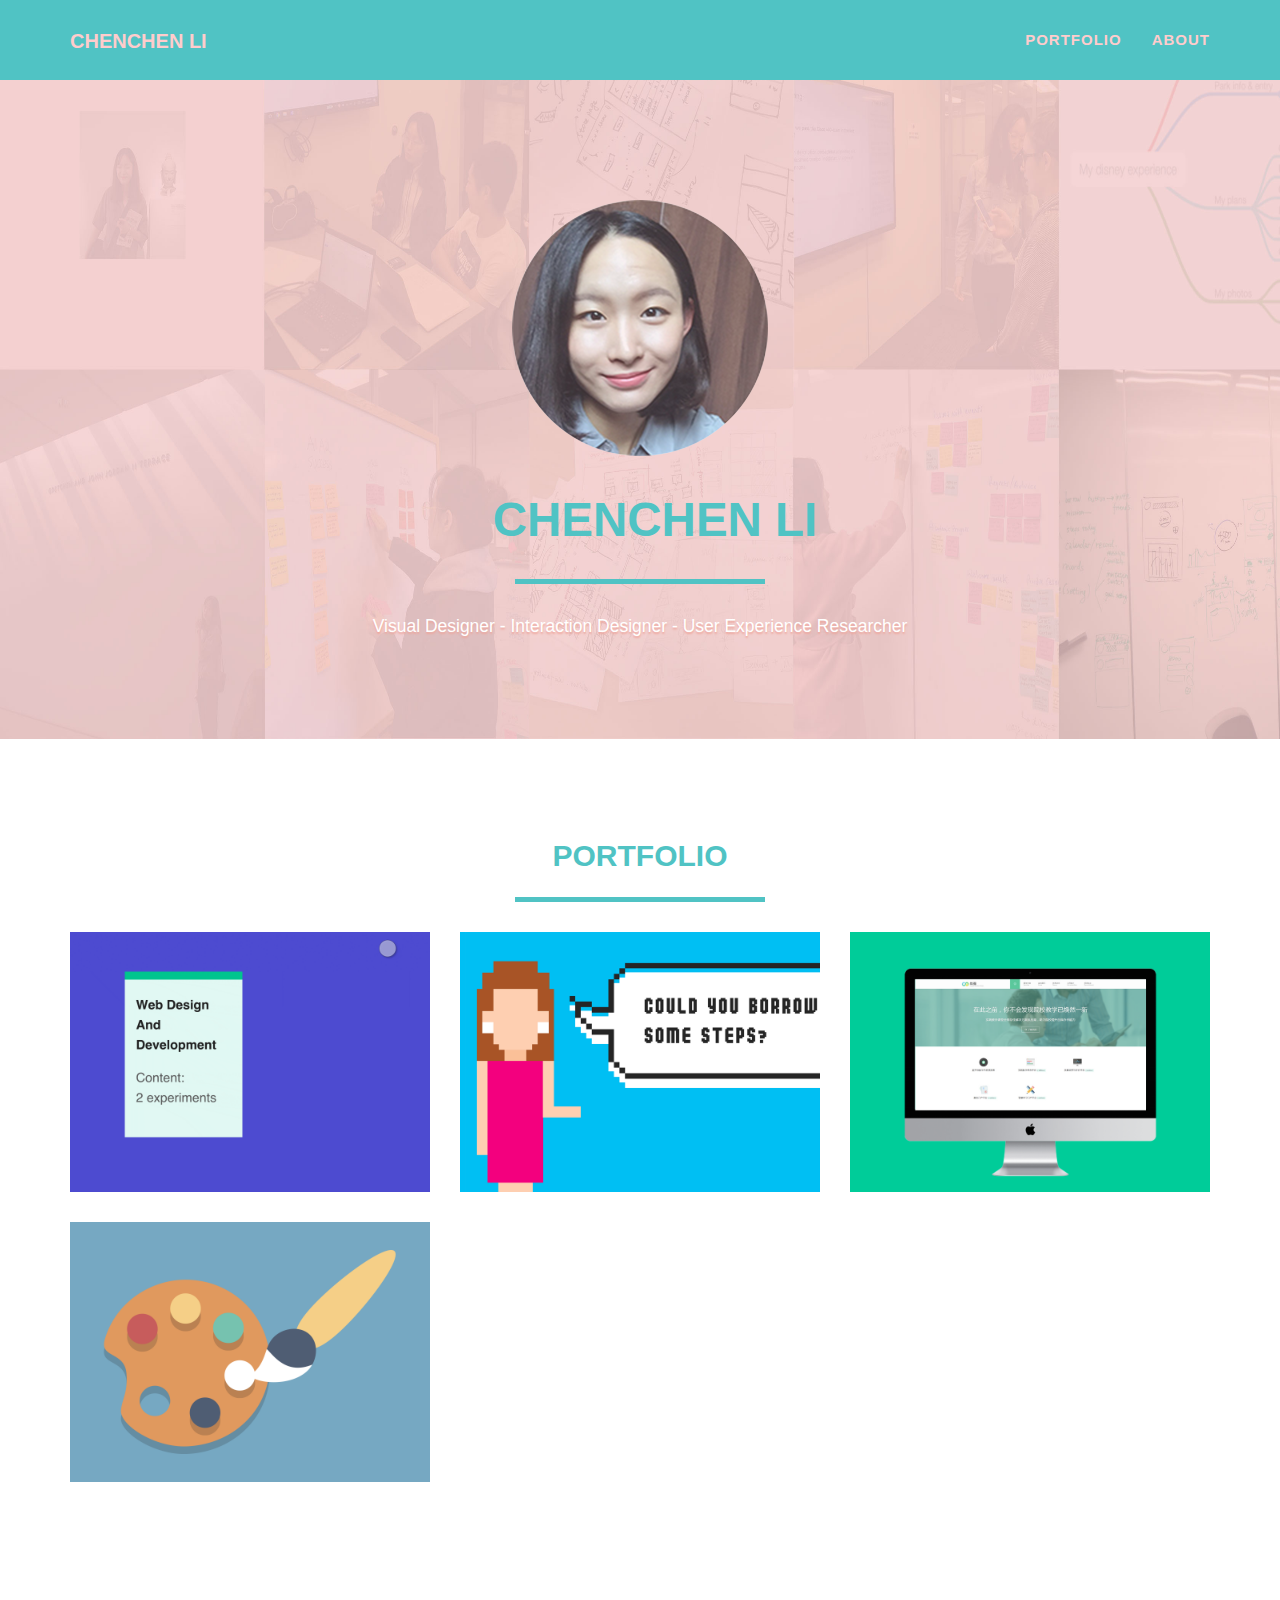
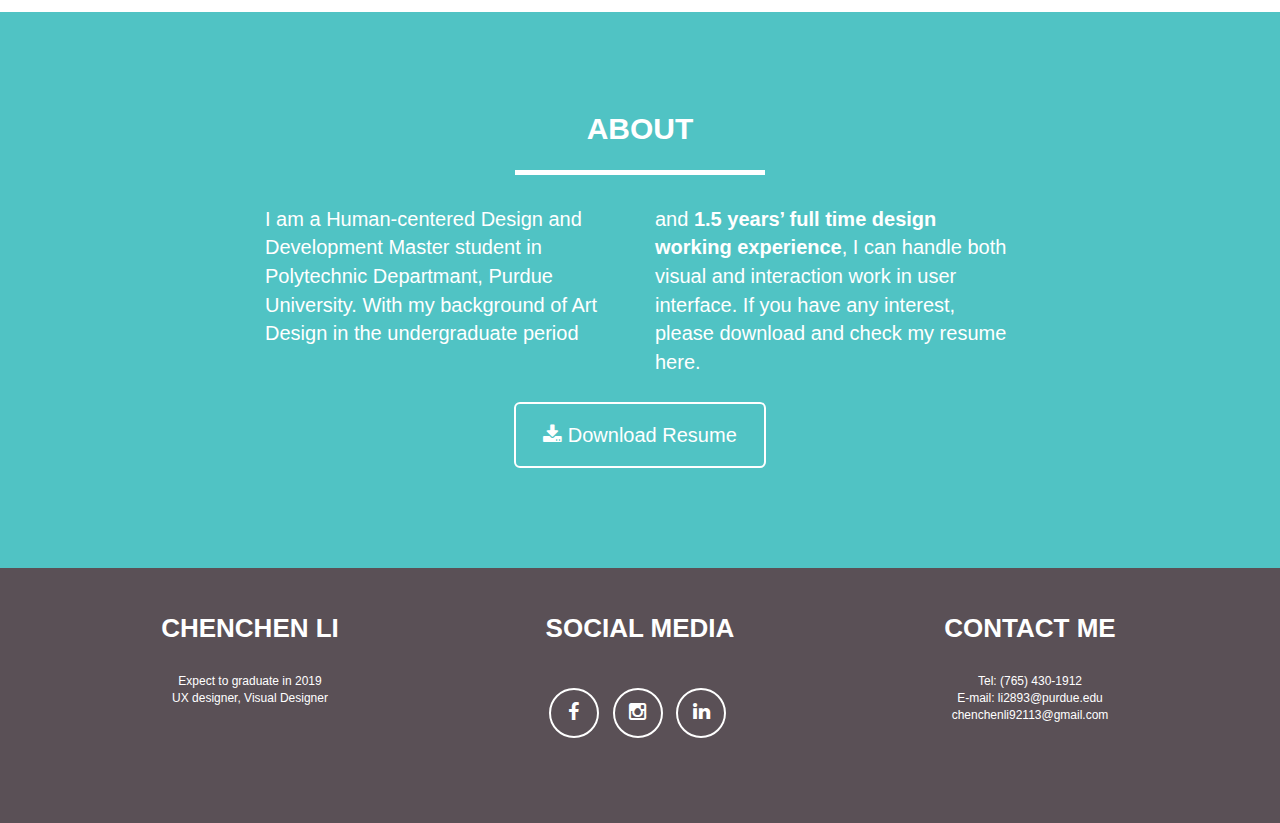
<file: index.html>
<!DOCTYPE html>
<html lang="en">

<head>

    <meta charset="utf-8">
    <meta http-equiv="X-UA-Compatible" content="IE=edge">
    <meta name="viewport" content="width=device-width, initial-scale=1">
    <meta name="description" content="">
    <meta name="author" content="">

    <title>CHENCHEN LI</title>

    <!-- Bootstrap Core CSS - Uses Bootswatch Flatly Theme: http://bootswatch.com/flatly/ -->

    <link href="css/bootstrap.min.css" rel="stylesheet">

    <!-- Custom CSS -->
    <link href="css/freelancer.css" rel="stylesheet">

    <!-- Custom Fonts -->
    <link href="font-awesome-4.1.0/css/font-awesome.min.css" rel="stylesheet" type="text/css">
    <style>
        .navbar-nav>li>a{
            font-size: 15px;
        }
    </style>

</head>

<body id="page-top" class="index">

    <!-- Navigation -->
    <nav class="navbar navbar-default navbar-fixed-top">
        <div class="container">
            <!-- Brand and toggle get grouped for better mobile display -->
            <div class="navbar-header page-scroll">
                <button type="button" class="navbar-toggle" data-toggle="collapse" data-target="#bs-example-navbar-collapse-1">
                    <span class="sr-only">CHENCHEN LI</span>
                    <span class="icon-bar"></span>
                    <span class="icon-bar"></span>
                </button>
                <a class="navbar-brand" href="#page-top">CHENCHEN LI</a>
            </div>

            <!-- Collect the nav links, forms, and other content for toggling -->
            <div class="collapse navbar-collapse" id="bs-example-navbar-collapse-1">
                <ul class="nav navbar-nav navbar-right">
                    <li class="hidden">
                        <a href="#page-top"></a>
                    </li>
                    <li class="page-scroll">
                        <a href="#portfolio">Portfolio</a>
                    </li>
                    <li class="page-scroll">
                        <a href="#about">About</a>
                    </li>
                </ul>
            </div>
            <!-- /.navbar-collapse -->
        </div>
        <!-- /.container-fluid -->
    </nav>

    <!-- Header -->
    <header style="background: #555 url(img/homepage.jpg) no-repeat;
    background-size: 100% 100%;">
        <div class="container">
            <div class="row">
                <div class="col-lg-12">
                    <img class="img-responsive" src="img/profile.png" alt="">
                    <div class="intro-text">
                        <span class="name">CHENCHEN LI</span>
                        <hr class="star-light">
                        <span class="skills" style="color: #fff;text-shadow:0 2px 2px #efa59b">Visual Designer - Interaction Designer - User Experience Researcher</span>
                    </div>

                </div>
            </div>
        </div>
    </header>

    <!-- Portfolio Grid Section -->
    <section id="portfolio">
        <div class="container">
            <div class="row">
                <div class="col-lg-12 text-center">
                    <h2 class="default-color">Portfolio</h2>
                    <hr class="star-primary">
                </div>
            </div>
            <div class="row">
                <div class="col-sm-4 portfolio-item">
                    <a href="projectOne.html" class="portfolio-link" >
                        <div class="caption">
                            <div class="caption-content">
                                <i class="fa fa-search-plus fa-3x"></i>
                            </div>
                        </div>
                        <img src="img/portfolio/project1.gif" class="img-responsive" alt="">
                    </a>
                </div>
                <div class="col-sm-4 portfolio-item">
                    <a href="projectTwo.html" class="portfolio-link">
                        <div class="caption">
                            <div class="caption-content">
                                <i class="fa fa-search-plus fa-3x"></i>
                            </div>
                        </div>
                        <img src="img/portfolio/cake.png" class="img-responsive" alt="">
                    </a>
                </div>
                <div class="col-sm-4 portfolio-item">
                    <a href="projectThree.html" class="portfolio-link">
                        <div class="caption">
                            <div class="caption-content">
                                <i class="fa fa-search-plus fa-3x"></i>
                            </div>
                        </div>
                        <img src="img/portfolio/circus.png" class="img-responsive" alt="">
                    </a>
                </div>
                <div class="col-sm-4 portfolio-item">
                    <a href="http://mal51.lofter.com" target="_blank" class="portfolio-link" >
                        <div class="caption">
                            <div class="caption-content">
                                <i class="fa fa-search-plus fa-3x"></i>
                            </div>
                        </div>
                        <img src="img/portfolio/game.png" class="img-responsive" alt="">
                    </a>
                </div>
               <!--  <div class="col-sm-4 portfolio-item">
                    <a href="#" class="portfolio-link">
                        <div class="caption">
                            <div class="caption-content">
                                <i class="fa fa-search-plus fa-3x"></i>
                            </div>
                        </div>
                        <img src="img/portfolio/safe.png" class="img-responsive" alt="">
                    </a>
                </div>
                <div class="col-sm-4 portfolio-item">
                    <a href="projectOne.html" class="portfolio-link">
                        <div class="caption">
                            <div class="caption-content">
                                <i class="fa fa-search-plus fa-3x"></i>
                            </div>
                        </div>
                        <img src="img/portfolio/submarine.png" class="img-responsive" alt="">
                    </a>
                </div> -->
            </div>
        </div>
    </section>

    <!-- About Section -->
    <section class="success" id="about">
        <div class="container">
            <div class="row">
                <div class="col-lg-12 text-center">
                    <h2>About</h2>
                    <hr class="star-light" style="border-color: #fff">
                </div>
            </div>
            <div class="row">
                <div class="col-lg-4 col-lg-offset-2">
                    <p>I am a Human-centered Design and Development Master student in Polytechnic Departmant, Purdue University. With my background of Art Design in the undergraduate period</p>
                </div>
                <div class="col-lg-4">
                    <p>and <strong>1.5 years’ full time design working experience</strong>, I can handle both visual and interaction work in user interface.
                        If you have any interest, please download and check my resume here.</p>
                </div>
                <div class="col-lg-8 col-lg-offset-2 text-center">
                    <a href="https://drive.google.com/file/d/1_v2U1aiU9CN6Cn1BrznplauJK4u6Wd5L/view?usp=sharing" target="_blank" class="btn btn-lg btn-outline">
                        <i class="fa fa-download"></i> Download Resume
                    </a>
                </div>
            </div>
        </div>
    </section>

    <!-- Footer -->
     <footer class="text-center">
        <div class="footer-below">
            <div class="container">
                <div class="row">
                    <div class="footer-col col-md-4">
                        <h3>Chenchen Li</h3>
                        <p>Expect to graduate in 2019<br>UX designer, Visual Designer</p>
                    </div>
                    <div class="footer-col col-md-4">
                        <h3>Social media</h3>
                        <ul class="list-inline">
                            <li>
                                <a href="https://www.facebook.com/profile.php?id=100011377654258" class="btn-social btn-outline"><i class="fa fa-fw fa-facebook"></i></a>
                            </li>
                            <li>
                                <a href="https://www.instagram.com/iloveyokokanno/" class="btn-social btn-outline"><i class="fa fa-fw fa-instagram"></i></a>
                            </li>
                           <!--  <li>
                                <a href="https://twitter.com/meallee1" class="btn-social btn-outline"><i class="fa fa-fw fa-twitter"></i></a>
                            </li> -->
                            <li>
                                <a href="https://www.linkedin.com/in/chenchen-li-176024152/" class="btn-social btn-outline"><i class="fa fa-fw fa-linkedin"></i></a>
                            </li>
                           <!--  <li>
                                <a href="#" class="btn-social btn-outline"><i class="fa fa-fw fa-dribbble"></i></a>
                            </li> -->
                        </ul>
                    </div>
                    <div class="footer-col col-md-4">
                        <h3>Contact Me</h3>
                        <p>Tel: (765) 430-1912
<br>E-mail: li2893@purdue.edu
<br>chenchenli92113@gmail.com</p>
                    </div>
                </div>
            </div>
        </div>
       
    </footer>
   

    <!-- Scroll to Top Button (Only visible on small and extra-small screen sizes) -->
    <div class="scroll-top page-scroll visible-xs visble-sm">
        <a class="btn btn-primary" href="#page-top">
            <i class="fa fa-chevron-up"></i>
        </a>
    </div>
    <!-- jQuery Version 1.11.0 -->
    <script src="js/jquery-1.11.0.js"></script>

    <!-- Bootstrap Core JavaScript -->
    <script src="js/bootstrap.min.js"></script>

    <!-- Plugin JavaScript -->
    <script src="js/jquery.easing.min.js"></script>
    <script src="js/classie.js"></script>
    <script src="js/cbpAnimatedHeader.js"></script>


</body>
</html>
</file>
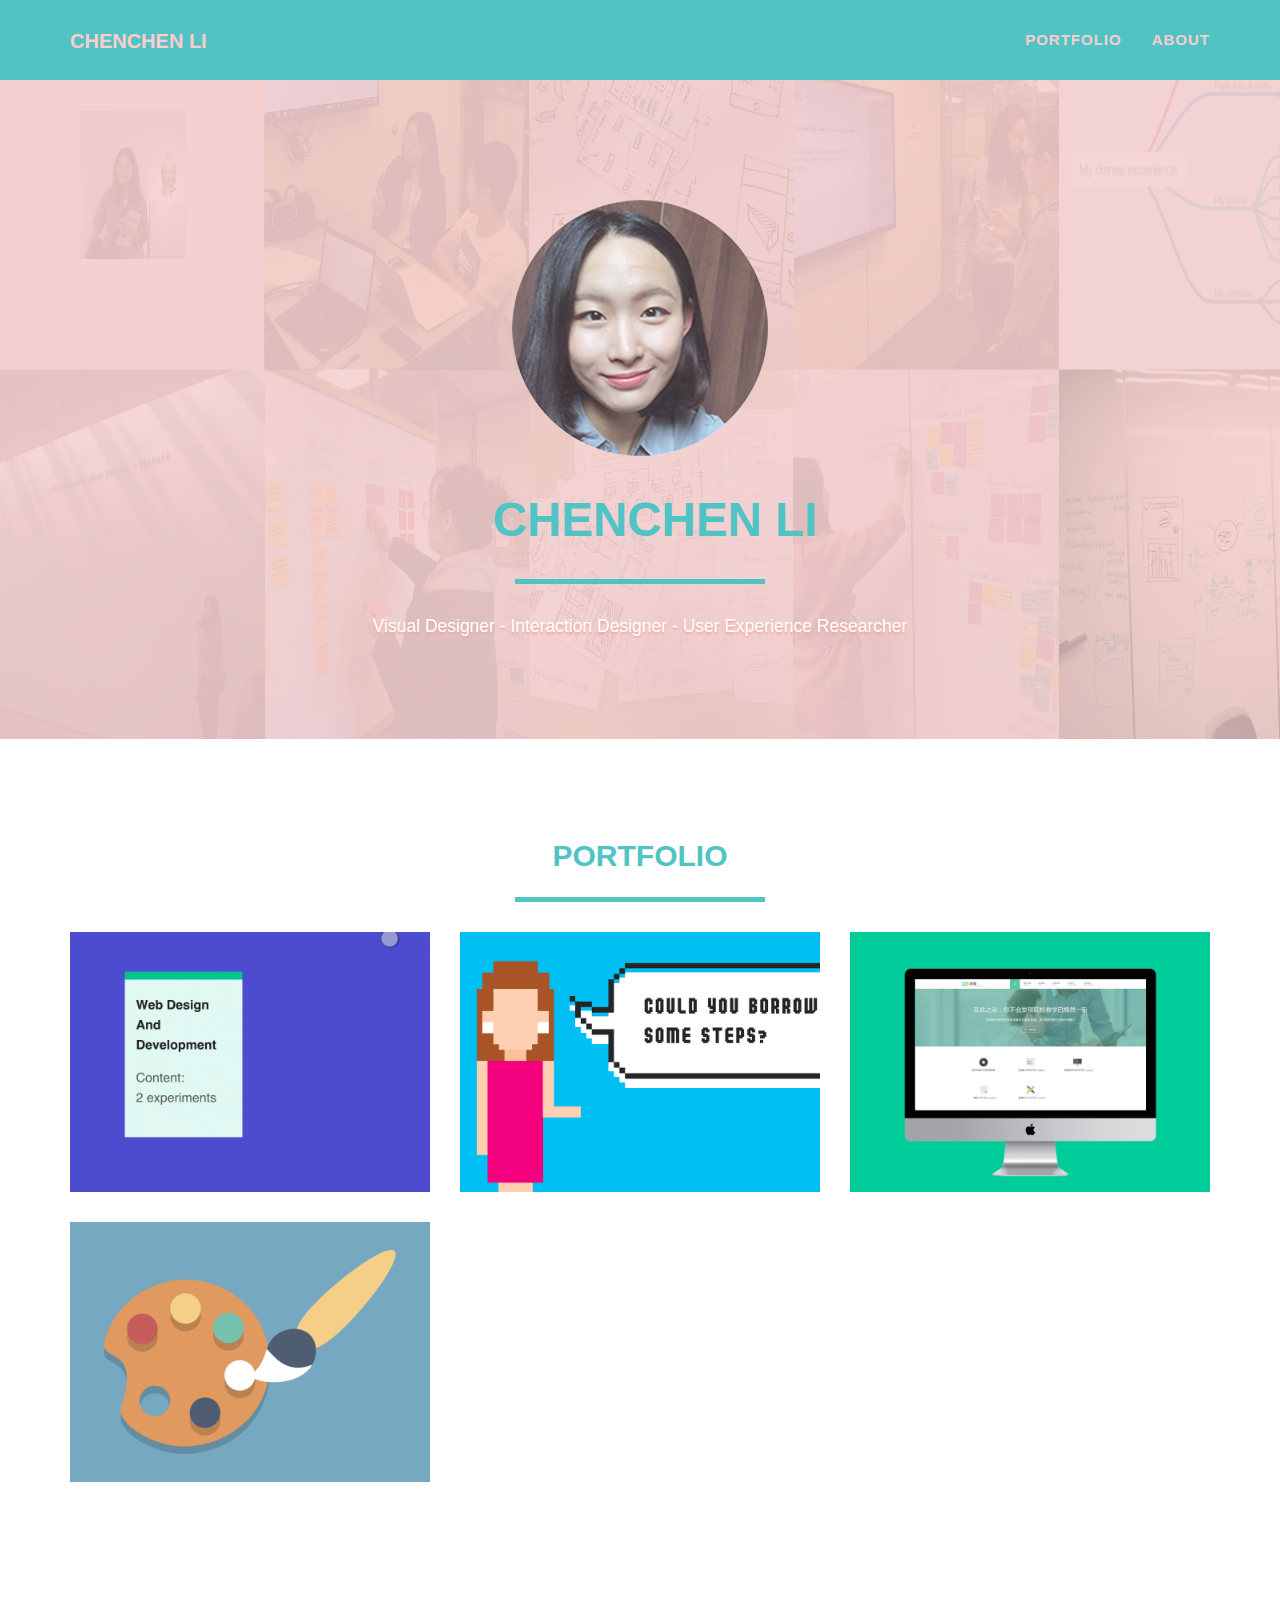
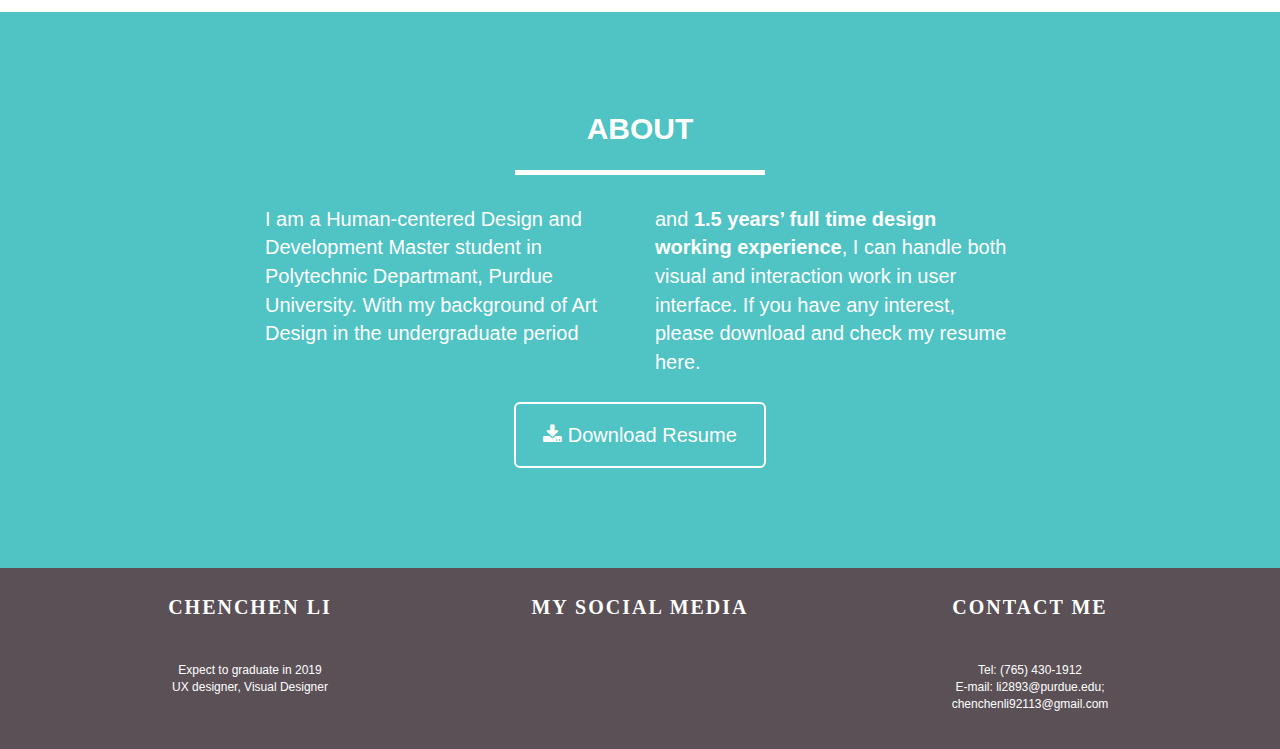
<file: index2.html>
<!DOCTYPE html>
<html lang="en">

<head>

    <meta charset="utf-8">
    <meta http-equiv="X-UA-Compatible" content="IE=edge">
    <meta name="viewport" content="width=device-width, initial-scale=1">
    <meta name="description" content="">
    <meta name="author" content="">

    <title>CHENCHEN LI</title>

    <!-- Bootstrap Core CSS - Uses Bootswatch Flatly Theme: http://bootswatch.com/flatly/ -->

    <link href="css/bootstrap.min.css" rel="stylesheet">

    <!-- Custom CSS -->
    <link href="css/freelancer.css" rel="stylesheet">

    <!-- Custom Fonts -->
    <link href="font-awesome-4.1.0/css/font-awesome.min.css" rel="stylesheet" type="text/css">
    <style>
        .navbar-nav>li>a{
            font-size: 15px;
        }
    </style>

</head>

<body id="page-top" class="index">

    <!-- Navigation -->
    <nav class="navbar navbar-default navbar-fixed-top">
        <div class="container">
            <!-- Brand and toggle get grouped for better mobile display -->
            <div class="navbar-header page-scroll">
                <button type="button" class="navbar-toggle" data-toggle="collapse" data-target="#bs-example-navbar-collapse-1">
                    <span class="sr-only">CHENCHEN LI</span>
                    <span class="icon-bar"></span>
                    <span class="icon-bar"></span>
                </button>
                <a class="navbar-brand" href="#page-top">CHENCHEN LI</a>
            </div>

            <!-- Collect the nav links, forms, and other content for toggling -->
            <div class="collapse navbar-collapse" id="bs-example-navbar-collapse-1">
                <ul class="nav navbar-nav navbar-right">
                    <li class="hidden">
                        <a href="#page-top"></a>
                    </li>
                    <li class="page-scroll">
                        <a href="#portfolio">Portfolio</a>
                    </li>
                    <li class="page-scroll">
                        <a href="#about">About</a>
                    </li>
                </ul>
            </div>
            <!-- /.navbar-collapse -->
        </div>
        <!-- /.container-fluid -->
    </nav>

    <!-- Header -->
    <header style="background: #555 url(img/homepage.jpg) no-repeat;
    background-size: 100% 100%;">
        <div class="container">
            <div class="row">
                <div class="col-lg-12">
                    <img class="img-responsive" src="img/profile.png" alt="">
                    <div class="intro-text">
                        <span class="name">CHENCHEN LI</span>
                        <hr class="star-light">
                        <span class="skills" style="color: #fff;text-shadow:0 2px 2px #efa59b">Visual Designer - Interaction Designer - User Experience Researcher</span>
                    </div>

                </div>
            </div>
        </div>
    </header>

    <!-- Portfolio Grid Section -->
    <section id="portfolio">
        <div class="container">
            <div class="row">
                <div class="col-lg-12 text-center">
                    <h2 class="default-color">Portfolio</h2>
                    <hr class="star-primary">
                </div>
            </div>
            <div class="row">
                <div class="col-sm-4 portfolio-item">
                    <a href="projectOne.html" class="portfolio-link" >
                        <div class="caption">
                            <div class="caption-content">
                                <i class="fa fa-search-plus fa-3x"></i>
                            </div>
                        </div>
                        <img src="img/portfolio/project1.gif" class="img-responsive" alt="">
                    </a>
                </div>
                <div class="col-sm-4 portfolio-item">
                    <a href="projectTwo.html" class="portfolio-link">
                        <div class="caption">
                            <div class="caption-content">
                                <i class="fa fa-search-plus fa-3x"></i>
                            </div>
                        </div>
                        <img src="img/portfolio/cake.png" class="img-responsive" alt="">
                    </a>
                </div>
                <div class="col-sm-4 portfolio-item">
                    <a href="projectThree.html" class="portfolio-link">
                        <div class="caption">
                            <div class="caption-content">
                                <i class="fa fa-search-plus fa-3x"></i>
                            </div>
                        </div>
                        <img src="img/portfolio/circus.png" class="img-responsive" alt="">
                    </a>
                </div>
                <div class="col-sm-4 portfolio-item">
                    <a href="http://mal51.lofter.com" target="_blank" class="portfolio-link" >
                        <div class="caption">
                            <div class="caption-content">
                                <i class="fa fa-search-plus fa-3x"></i>
                            </div>
                        </div>
                        <img src="img/portfolio/game.png" class="img-responsive" alt="">
                    </a>
                </div>
               <!--  <div class="col-sm-4 portfolio-item">
                    <a href="#" class="portfolio-link">
                        <div class="caption">
                            <div class="caption-content">
                                <i class="fa fa-search-plus fa-3x"></i>
                            </div>
                        </div>
                        <img src="img/portfolio/safe.png" class="img-responsive" alt="">
                    </a>
                </div>
                <div class="col-sm-4 portfolio-item">
                    <a href="projectOne.html" class="portfolio-link">
                        <div class="caption">
                            <div class="caption-content">
                                <i class="fa fa-search-plus fa-3x"></i>
                            </div>
                        </div>
                        <img src="img/portfolio/submarine.png" class="img-responsive" alt="">
                    </a>
                </div> -->
            </div>
        </div>
    </section>

    <!-- About Section -->
    <section class="success" id="about">
        <div class="container">
            <div class="row">
                <div class="col-lg-12 text-center">
                    <h2>About</h2>
                    <hr class="star-light" style="border-color: #fff">
                </div>
            </div>
            <div class="row">
                <div class="col-lg-4 col-lg-offset-2">
                    <p>I am a Human-centered Design and Development Master student in Polytechnic Departmant, Purdue University. With my background of Art Design in the undergraduate period</p>
                </div>
                <div class="col-lg-4">
                    <p>and <strong>1.5 years’ full time design working experience</strong>, I can handle both visual and interaction work in user interface.
                        If you have any interest, please download and check my resume here.</p>
                </div>
                <div class="col-lg-8 col-lg-offset-2 text-center">
                    <a href="https://drive.google.com/file/d/1_v2U1aiU9CN6Cn1BrznplauJK4u6Wd5L/view?usp=sharing" target="_blank" class="btn btn-lg btn-outline">
                        <i class="fa fa-download"></i> Download Resume
                    </a>
                </div>
            </div>
        </div>
    </section>

    <!-- Footer -->
   
    <footer class="text-center">
        <div class="footer-below">
            <div class="container">
                <div class="row">
                    <div class="col-md-4 col-sm-4">
                        <p class="title">Chenchen Li</p>
                        <P>Expect to graduate in 2019<br/>
                            UX designer, Visual Designer</P>
                    </div>
                    <div class="col-md-4 col-sm-4">
                        <p class="title">MY social media</p>

                    </div>
                    <div class="col-md-4 col-sm-4">
                        <p class="title">CONTACT ME</p>
                        <P>Tel: (765) 430-1912<br/>
                        E-mail: li2893@purdue.edu;<br/>
                        chenchenli92113@gmail.com</p>
                    </div>
                </div>
            </div>
        </div>
    </footer>

    <!-- Scroll to Top Button (Only visible on small and extra-small screen sizes) -->
    <div class="scroll-top page-scroll visible-xs visble-sm">
        <a class="btn btn-primary" href="#page-top">
            <i class="fa fa-chevron-up"></i>
        </a>
    </div>
    <!-- jQuery Version 1.11.0 -->
    <script src="js/jquery-1.11.0.js"></script>

    <!-- Bootstrap Core JavaScript -->
    <script src="js/bootstrap.min.js"></script>

    <!-- Plugin JavaScript -->
    <script src="js/jquery.easing.min.js"></script>
    <script src="js/classie.js"></script>
    <script src="js/cbpAnimatedHeader.js"></script>


</body>
</html>
</file>
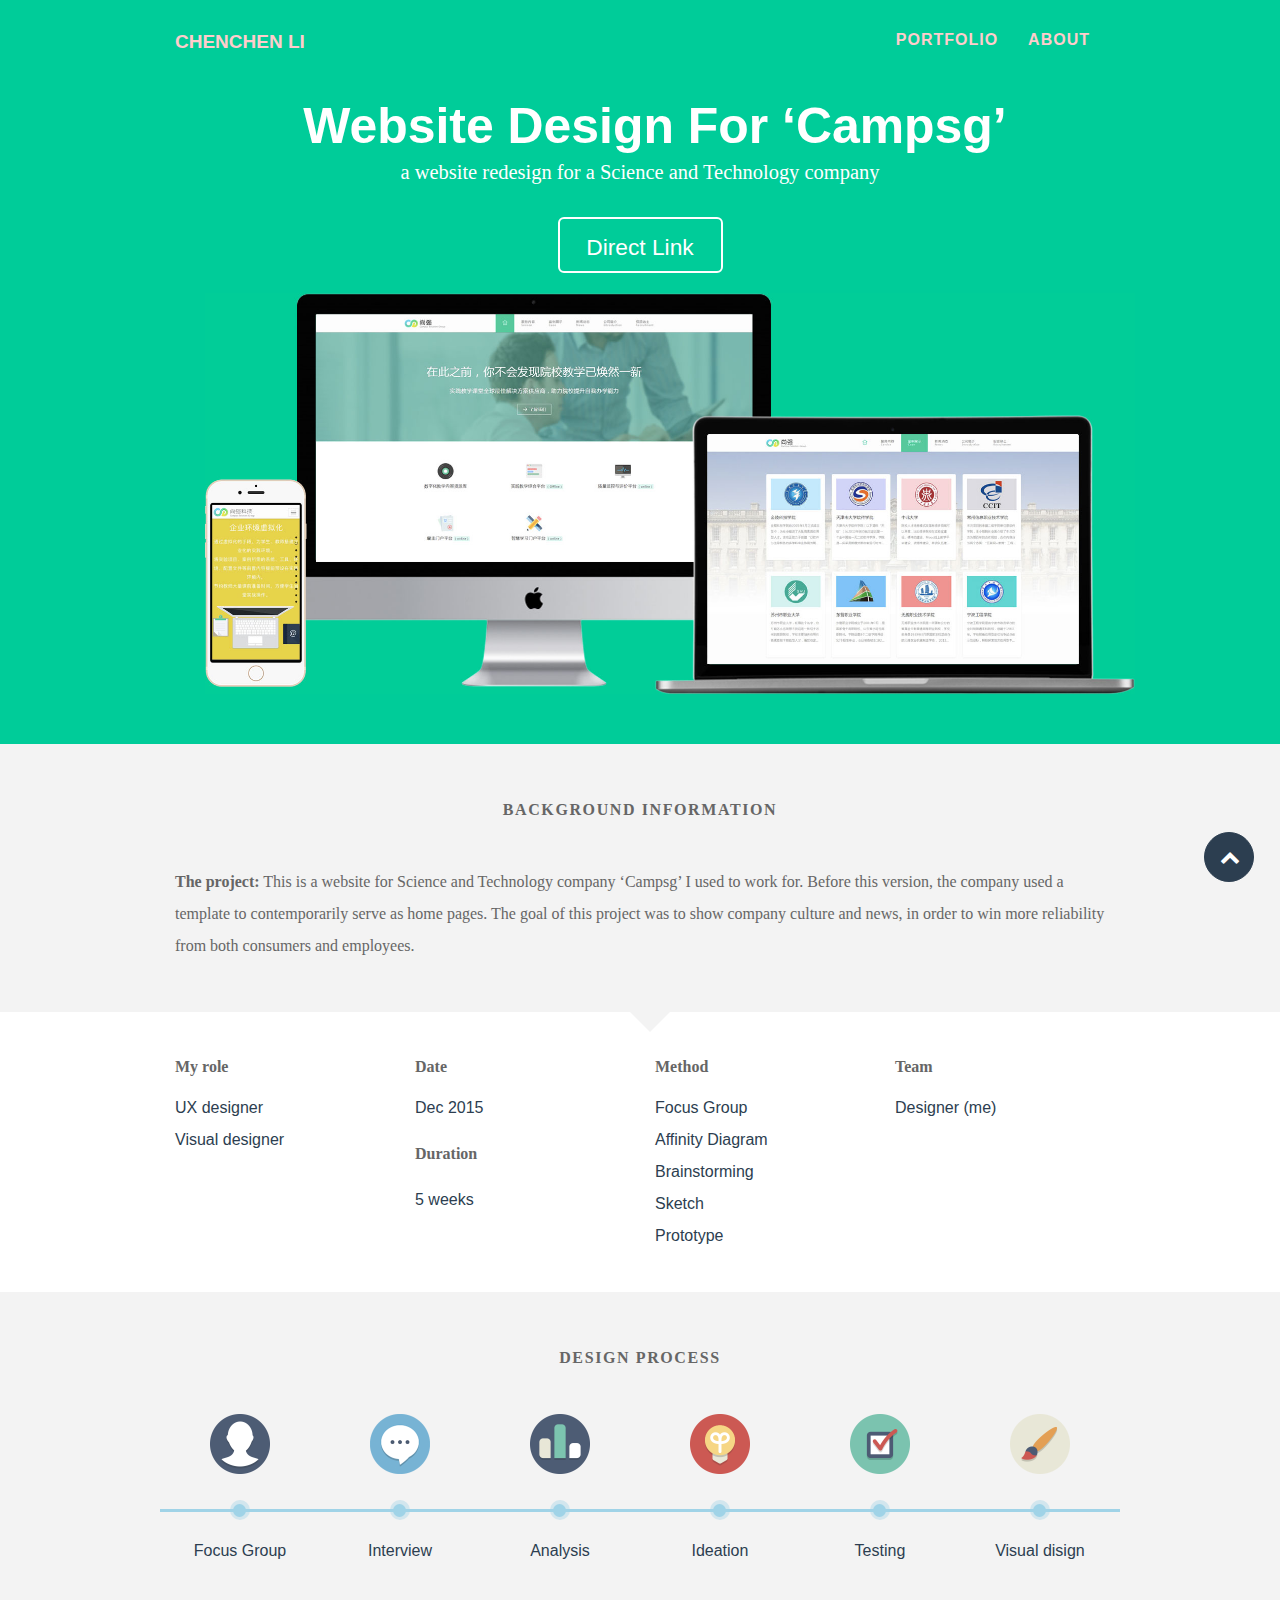
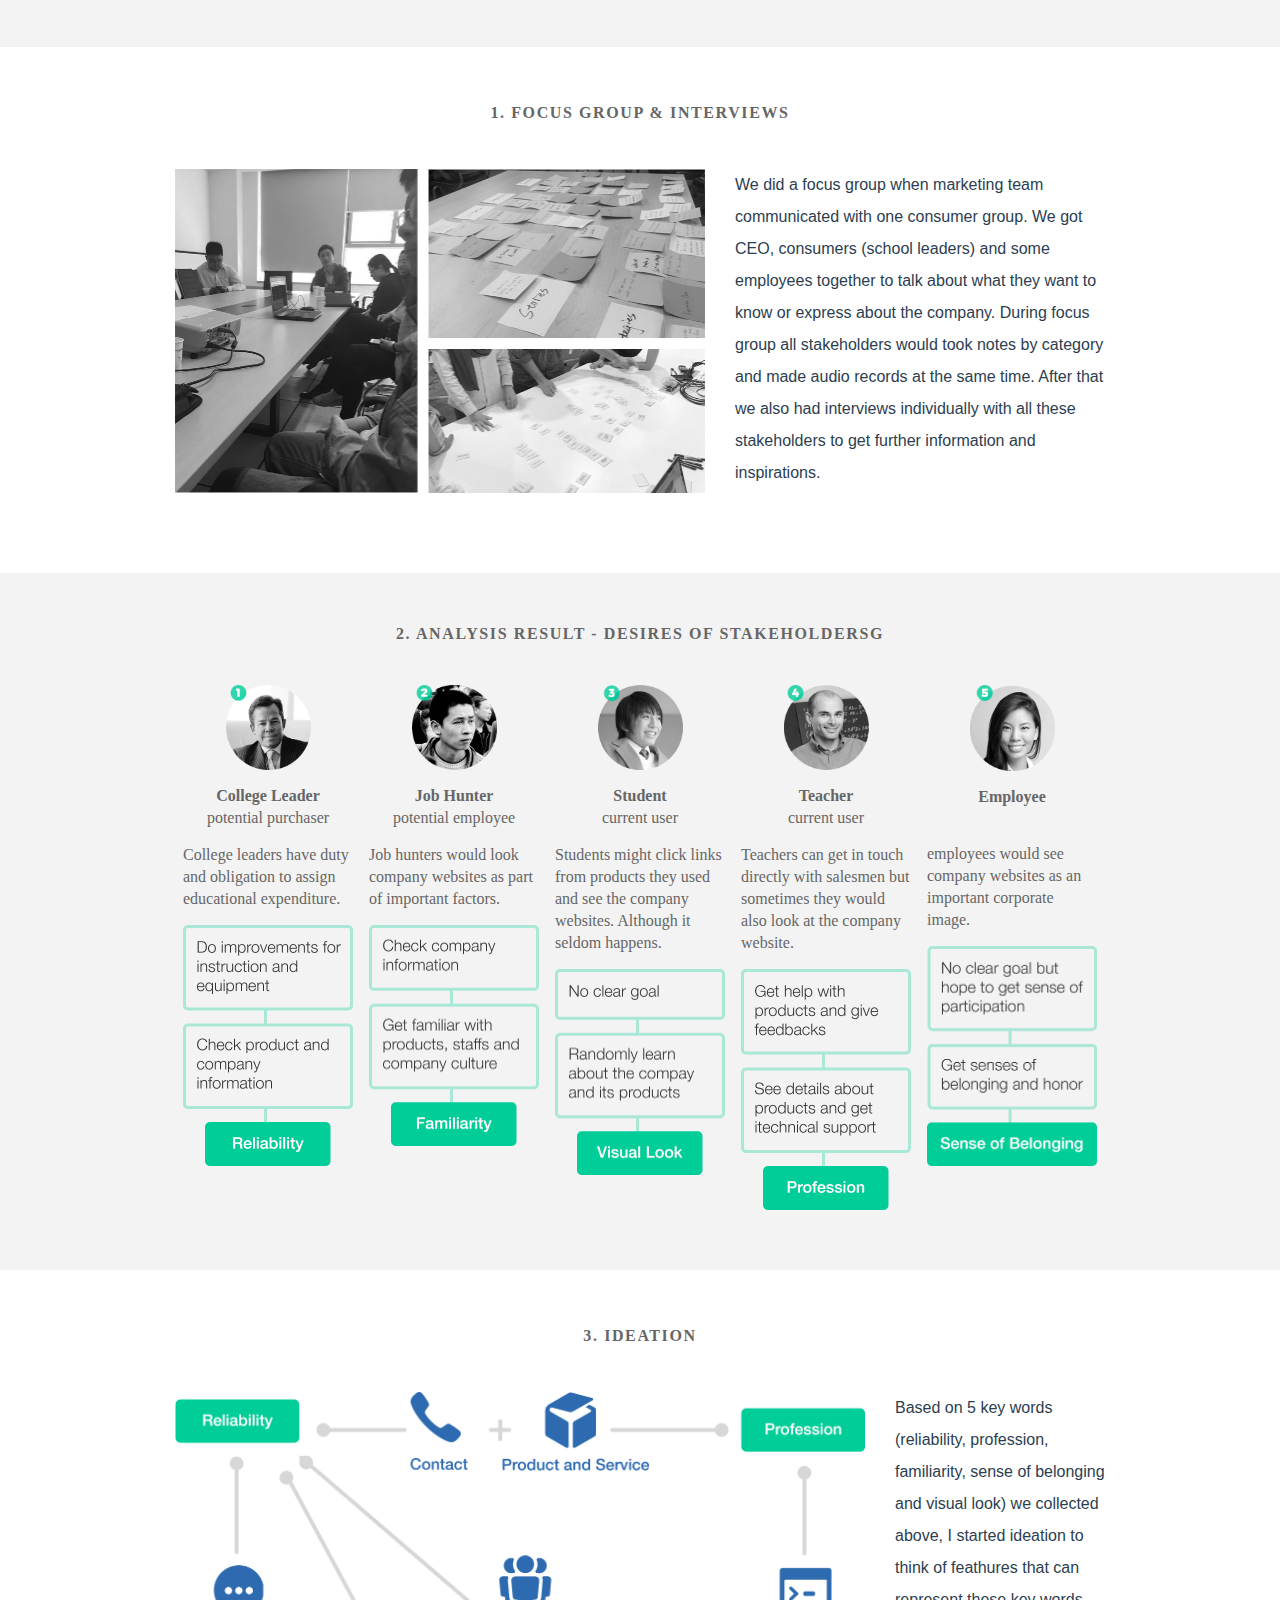
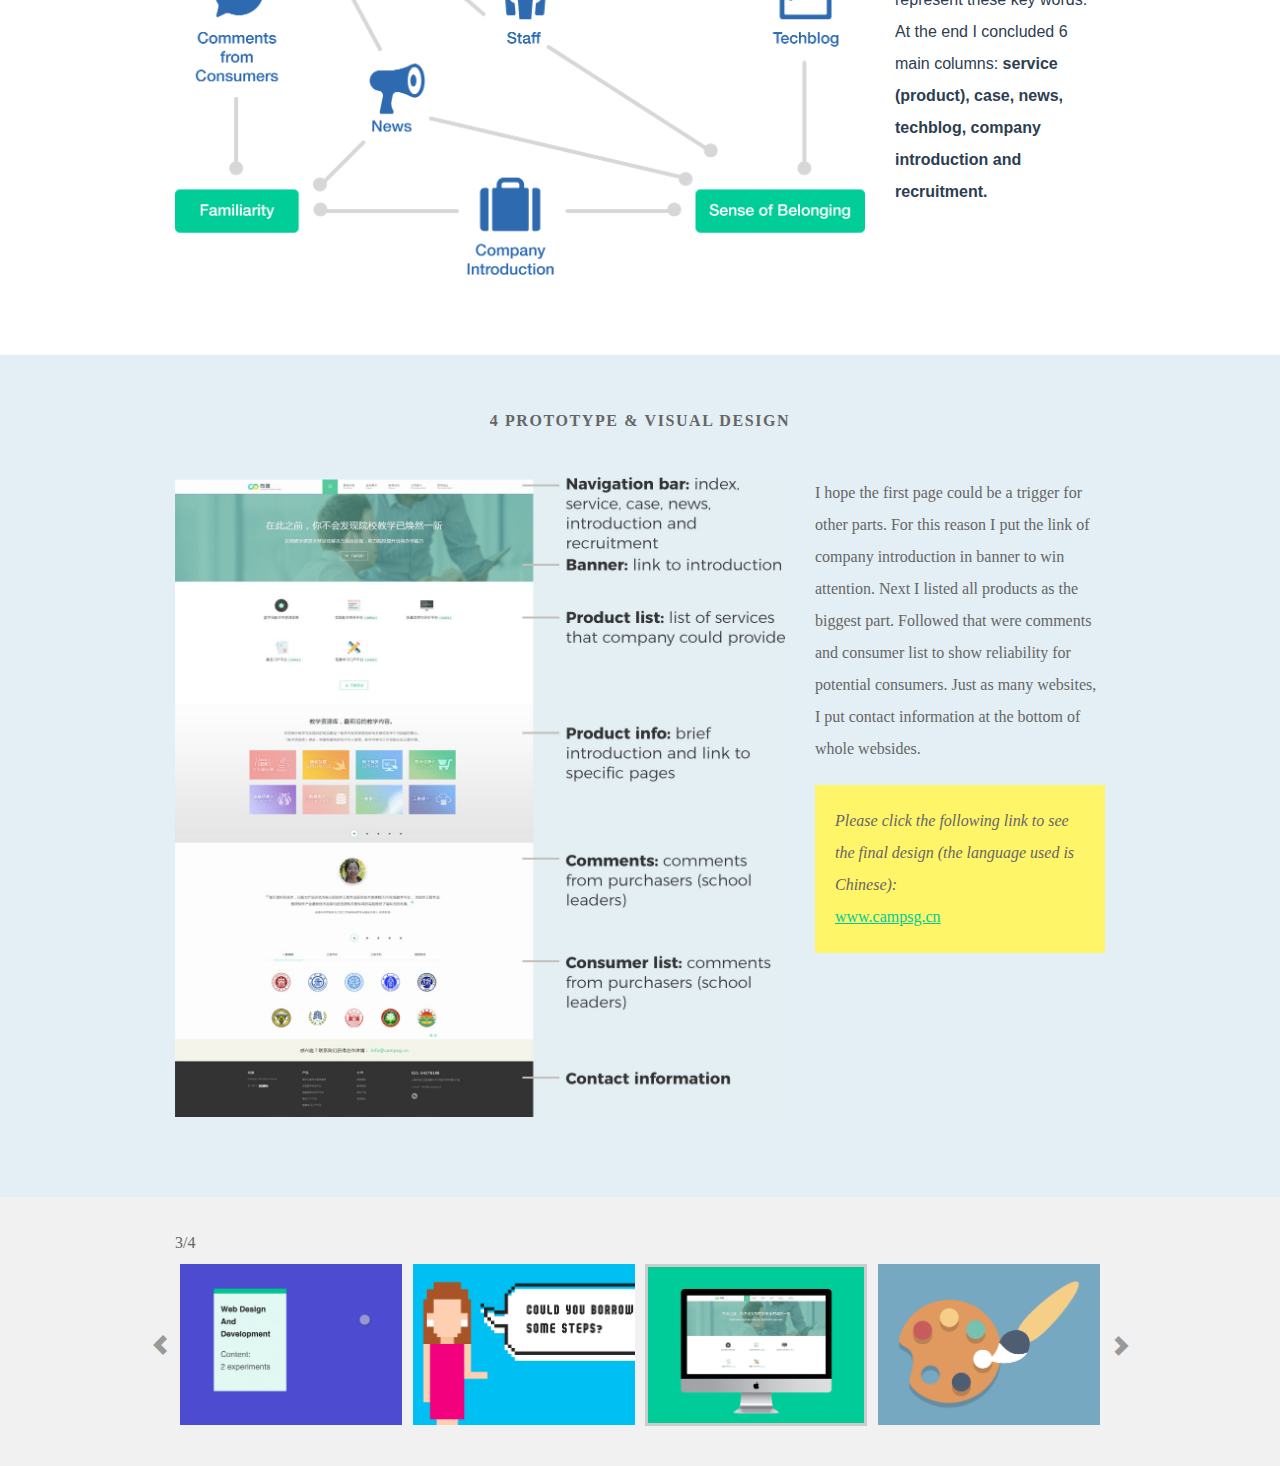
<file: projectThree.html>
<!DOCTYPE html>
<html lang="en">

<head>

    <meta charset="utf-8">
    <meta http-equiv="X-UA-Compatible" content="IE=edge">
    <meta name="viewport" content="width=device-width, initial-scale=1">
    <meta name="description" content="CHENCHEN LI，CHENCHEN LI，CHENCHEN LI，profile">
    <meta name="author" content="">

    <title>CHENCHEN LI</title>

    <!-- Bootstrap Core CSS - Uses Bootswatch Flatly Theme: http://bootswatch.com/flatly/ -->
    <link href="css/bootstrap.min.css" rel="stylesheet">

    <!-- Custom CSS -->
    <link href="css/freelancer.css" rel="stylesheet">
    <!-- Custom Fonts -->
    <link href="font-awesome-4.1.0/css/font-awesome.min.css" rel="stylesheet" type="text/css">
    <style>
        .container {
            width: 960px !important;
        }
    </style>

</head>

<body id="page-top" class="detail-wrap">

    <!-- Header -->
    <header class="override pro-three">

        <!-- Navigation -->
        <nav class="navbar navbar-default" style="margin-bottom: 0;background-color: #00cc99;">
            <div class="container" style="padding-bottom: 0">
                <!-- Brand and toggle get grouped for better mobile display -->
                <div class="navbar-header page-scroll">
                    <button type="button" class="navbar-toggle" data-toggle="collapse" data-target="#bs-example-navbar-collapse-1">
                        <span class="sr-only">CHENCHEN LI</span>
                        <span class="icon-bar"></span>
                        <span class="icon-bar"></span>
                    </button>
                    <a class="navbar-brand" href="index.html">CHENCHEN LI</a>
                </div>

                <!-- Collect the nav links, forms, and other content for toggling -->
                <div class="collapse navbar-collapse" id="bs-example-navbar-collapse-1">
                    <ul class="nav navbar-nav navbar-right">
                        <li class="hidden">
                            <a href="index.html"></a>
                        </li>
                        <li class="page-scroll">
                            <a href="index.html">Portfolio</a>
                        </li>
                        <li class="page-scroll">
                            <a href="#">About</a>
                        </li>
                    </ul>
                </div>
                <!-- /.navbar-collapse -->
            </div>
            <!-- /.container-fluid -->
        </nav>
        <div class="container pro-three-header">
            <div class="row">
                <div class="col-lg-12 text-center">
                    <div class="intro-text">
                        <span class="name override">Website Design for ‘Campsg’</span>
                        <span class="skills override">a website redesign for a Science and Technology company</span>
                    </div>
                    <a href="http://www.campsg.cn" class="btn btn-lg btn-outline btn-blue">
                        Direct Link
                    </a>
                    <img class="img-responsive" src="img/projectThree/headerBac.jpg" alt="">
                </div>
            </div>
        </div>
    </header>

    <section class="part part-one">
        <div class="container">
            <p class="title text-center">Background information</p>
            <p class="part-one-content">
                <strong>The project:</strong>
                This is a website for Science and Technology company ‘Campsg’ I used to work for. Before this version,  the company used a template to contemporarily serve as home pages. The goal of this project was to  show company culture and news, in order to win more reliability from both consumers and employees.
            </p>
        </div>
    </section>
    <section class="part part-two override">
        <div class="container">
            <div class="row">
                <div class="col-md-3 col-sm-3 role">
                    <p class="role-title">
                        My role
                    </p>
                    <ul class="role-list">
                        <li class="role-li">
                            UX designer
                        </li>
                        <li class="role-li">
                            Visual designer
                        </li>
                    </ul>
                </div>
                <div class="col-md-3 col-sm-3 role">
                    <p class="role-title">
                        Date
                    </p>
                    <ul class="role-list">
                        <li class="role-li">
                            Dec 2015
                        </li>
                    </ul>
                    <p class="role-title override">
                        Duration
                    </p>
                    <ul class="role-list">
                        <li class="role-li">
                            5 weeks
                        </li>
                    </ul>
                </div>
                <div class="col-md-3 col-sm-3 role">
                    <p class="role-title">
                        Method
                    </p>
                    <ul class="role-list">
                        <li class="role-li">
                            Focus Group
                        </li>
                        <li class="role-li">
                            Affinity Diagram
                        </li>
                        <li class="role-li">
                            Brainstorming
                        </li>
                        <li class="role-li">
                            Sketch
                        </li>
                        <li class="role-li">
                            Prototype
                        </li>
                    </ul>
                </div>
                <div class="col-md-3 col-sm-3 role">
                    <p class="role-title">
                        Team
                    </p>
                    <ul class="role-list">
                        <li class="role-li">
                            Designer (me)
                        </li>
                    </ul>
                </div>
            </div>
        </div>
    </section>

    <section class="part part-three">
        <div class="container">
            <p class="title text-center">design process</p>
            <div class="row">
                <div class="col-md-2 col-sm-2 text-center">
                    <div class="design-img">
                        <i class="design-ico group"></i>
                    </div>
                    <div class="design-circle">
                        <span class="circle-one"></span>
                        <span class="circle-two"></span>
                        <span class="line"></span>
                    </div>
                    <div class="design-content">
                        Focus Group
                    </div>
                </div>
                <div class="col-md-2 col-sm-2 text-center">
                    <div class="design-img">
                        <i class="design-ico interview"></i>
                    </div>
                    <div class="design-circle">
                        <span class="circle-one"></span>
                        <span class="circle-two"></span>
                        <span class="line"></span>
                    </div>
                    <div class="design-content">
                        Interview
                    </div>
                </div>
                <div class="col-md-2 col-sm-2 text-center">
                    <div class="design-img">
                        <i class="design-ico analysis"></i>
                    </div>
                    <div class="design-circle">
                        <span class="circle-one"></span>
                        <span class="circle-two"></span>
                        <span class="line"></span>
                    </div>
                    <div class="design-content">
                        Analysis
                    </div>
                </div>
                <div class="col-md-2 col-sm-2 text-center">
                    <div class="design-img">
                        <i class="design-ico lightbulb"></i>
                    </div>
                    <div class="design-circle">
                        <span class="circle-one"></span>
                        <span class="circle-two"></span>
                        <span class="line"></span>
                    </div>
                    <div class="design-content">
                        Ideation
                    </div>
                </div>
                <div class="col-md-2 col-sm-2 text-center">
                    <div class="design-img">
                        <i class="design-ico check"></i>
                    </div>
                    <div class="design-circle">
                        <span class="circle-one"></span>
                        <span class="circle-two"></span>
                        <span class="line"></span>
                    </div>
                    <div class="design-content">
                        Testing
                    </div>
                </div>
                <div class="col-md-2 col-sm-2 text-center">
                    <div class="design-img">
                        <i class="design-ico paintbrush"></i>
                    </div>
                    <div class="design-circle">
                        <span class="circle-one"></span>
                        <span class="circle-two"></span>
                        <span class="line"></span>
                    </div>
                    <div class="design-content">
                        Visual disign
                    </div>
                </div>
            </div>
        </div>
    </section>

    <section class="part part-four override" style="padding-bottom: 80px">
        <div class="container">
            <p class="title text-center">1. Focus Group & Interviews</p>
            <div class="row">
                <div class="col-md-7 col-sm-7">
                    <img src="img/projectThree/group.jpg" class="img-responsive">
                </div>
                <div class="col-md-5 col-sm-5 ">
                    We did a focus group when marketing team communicated with one consumer group. We got CEO, consumers (school leaders) and some employees together to talk about what they want to know or express about the company. During focus group all stakeholders would took notes by category and made audio records at the same time.
                    After that we also had interviews individually with all these stakeholders to get further information and inspirations.
                </div>
            </div>
        </div>
    </section>

    <section class="part part-five project-three">
        <div class="container">
            <p class="title text-center">2. analysis result - desires of stakeholdersg</p>
            <div class="clearfix">
                <div class="user-wrap">
                    <div class="usr-header text-center">
                        <img src="img/projectThree/user1.png" width="50%">
                        <p class="martop15"><strong>College Leader</strong></p>
                        <p class="marbot15">potential purchaser</p>
                    </div>
                    <p class="marbot15">College leaders have duty and obligation to assign educational expenditure. </p>
                    <img src="img/projectThree/reliablitity.png"  class="img-responsive">
                </div>
                <div class="user-wrap">
                    <div class="usr-header text-center">
                        <img src="img/projectThree/user2.png" width="50%">
                        <p class="martop15"><strong>Job Hunter</strong></p>
                        <p class="marbot15">potential employee</p>
                    </div>
                    <p class="marbot15">Job hunters would look company websites as part of important factors.</p>
                    <img src="img/projectThree/fami.png" class="img-responsive">
                </div>
                <div class="user-wrap">
                    <div class="usr-header text-center">
                        <img src="img/projectThree/user3.png" width="50%">
                        <p class="martop15"><strong>Student</strong></p>
                        <p class="marbot15">current user</p>
                    </div>
                    <p class="marbot15">Students might click links from products they used and see the company websites. Although it seldom happens. </p>
                    <img src="img/projectThree/visual.png"  class="img-responsive">
                </div>
                <div class="user-wrap">
                    <div class="usr-header text-center">
                        <img src="img/projectThree/user4.png" width="50%">
                        <p class="martop15"><strong>Teacher</strong></p>
                        <p class="marbot15">current user</p>
                    </div>
                    <p class="marbot15">Teachers can get in touch directly with salesmen but sometimes they would also look at the company website. </p>
                    <img src="img/projectThree/profession.png"  class="img-responsive">
                </div>
                <div class="user-wrap">
                    <div class="usr-header text-center">
                        <img src="img/projectThree/user5.png" width="50%">
                        <p class="martop15"><strong>Employee</strong></p>
                    </div>
                    <p class="martop30 marbot15">employees would see company websites as an important corporate image. </p>
                    <img src="img/projectThree/sense.png"  class="img-responsive">
                </div>
            </div>
        </div>
    </section>

    <section class="part part-six override">
        <div class="container">
            <p class="title text-center">3. ideation</p>
            <div class="row">
                <div class="col-md-9 col-sm-9">
                    <img src="img/projectThree/ideation.png" class="img-responsive">
                </div>
                <div class="col-md-3 col-sm-3">
                    Based on 5 key words (reliability, profession, familiarity, sense of belonging and visual look) we collected above, I started ideation to think of feathures that can represent these key words. At the end I concluded 6 main columns: <strong>service (product), case, news, techblog, company introduction and
                    recruitment.</strong>
                </div>
            </div>
        </div>
    </section>

    <section class="part part-seven" style="padding-bottom: 80px">
        <div class="container">
            <p class="title text-center">4 prototype & visual design</p>
            <div class="row">
                <div class="col-md-8 col-sm-8">
                    <img src="img/projectThree/testing.jpg" class="img-responsive">
                </div>
                <div class="col-md-4 col-sm-4">
                    <p>
                        I hope the first page could be a trigger for other parts. For this reason I put the link of company introduction in banner to win attention. Next I listed all products as the biggest part. Followed that were comments and consumer list to show reliability for potential consumers. Just as many websites, I put contact information at the bottom of whole websides.
                    </p>
                    <p class="website-content">
                        <i>Please click the following link to see the final design (the language used is Chinese):</i><br/>
                        <a class="website-link" href="http://www.campsg.cn">www.campsg.cn</a>
                    </p>
                </div>
            </div>
        </div>
    </section>


    <section class="part guide">
        <div class="container">
           <p style="margin-bottom: 5px">3/4</p>
            <div id="example" class="carousel slide" data-ride="carousel">
                <div class="carousel-inner">
                    <ul class="row item active">
                        <li class="col-xs-3">
                            <a href="projectOne.html"><img src="img/portfolio/project1.gif"  class="img-responsive"></a>
                        </li>
                        <li class="col-xs-3">
                            <a href="projectTwo.html"><img src="img/portfolio/cake.png" class="img-responsive"></a>
                        </li>
                        <li class="col-xs-3 active">
                            <a href="projectThree.html"><img src="img/portfolio/circus.png"  class="img-responsive"></a>
                        </li>
                        <li class="col-xs-3">
                            <a href="http://mal51.lofter.com"><img src="img/portfolio/game.png" class="img-responsive"></a>
                        </li>
                    </ul>
                  <!--   <ul class="row item">
                        <li class="col-xs-3">
                            <a href="#"><img src="img/portfolio/cabin.png" class="img-responsive"></a>
                        </li>
                        <li class="col-xs-3">
                            <a href="#"><img src="img/portfolio/circus.png" class="img-responsive"></a>
                        </li>
                        <li class="col-xs-3">
                            <a href="#"><img src="img/portfolio/cake.png" class="img-responsive"></a>
                        </li>
                        <li class="col-xs-3">
                            <a href="#"><img src="img/portfolio/cake.png"  class="img-responsive"></a>
                        </li>
                    </ul> -->
                </div>
                <a class="carousel-control left" href="#example" data-slide="prev">Previous</a>
                <a class="carousel-control right" href="#example" data-slide="next">Next</a>
            </div>
        </div>
    </section>
<script src="js/jquery-1.11.0.js"></script>
<script type="text/javascript" src="js/bootstrap.min.js"></script>
<script src="js/guide.js"></script>

 <div class="scroll-top page-scroll">
        <a class="btn btn-primary" href="#page-top">
            <i class="fa fa-chevron-up"></i>
        </a>
    </div>
  


    <!-- Plugin JavaScript -->
    <script src="js/jquery.easing.min.js"></script>
    <script src="js/classie.js"></script>
    <script src="js/cbpAnimatedHeader.js"></script>


</body>
</html>
</file>
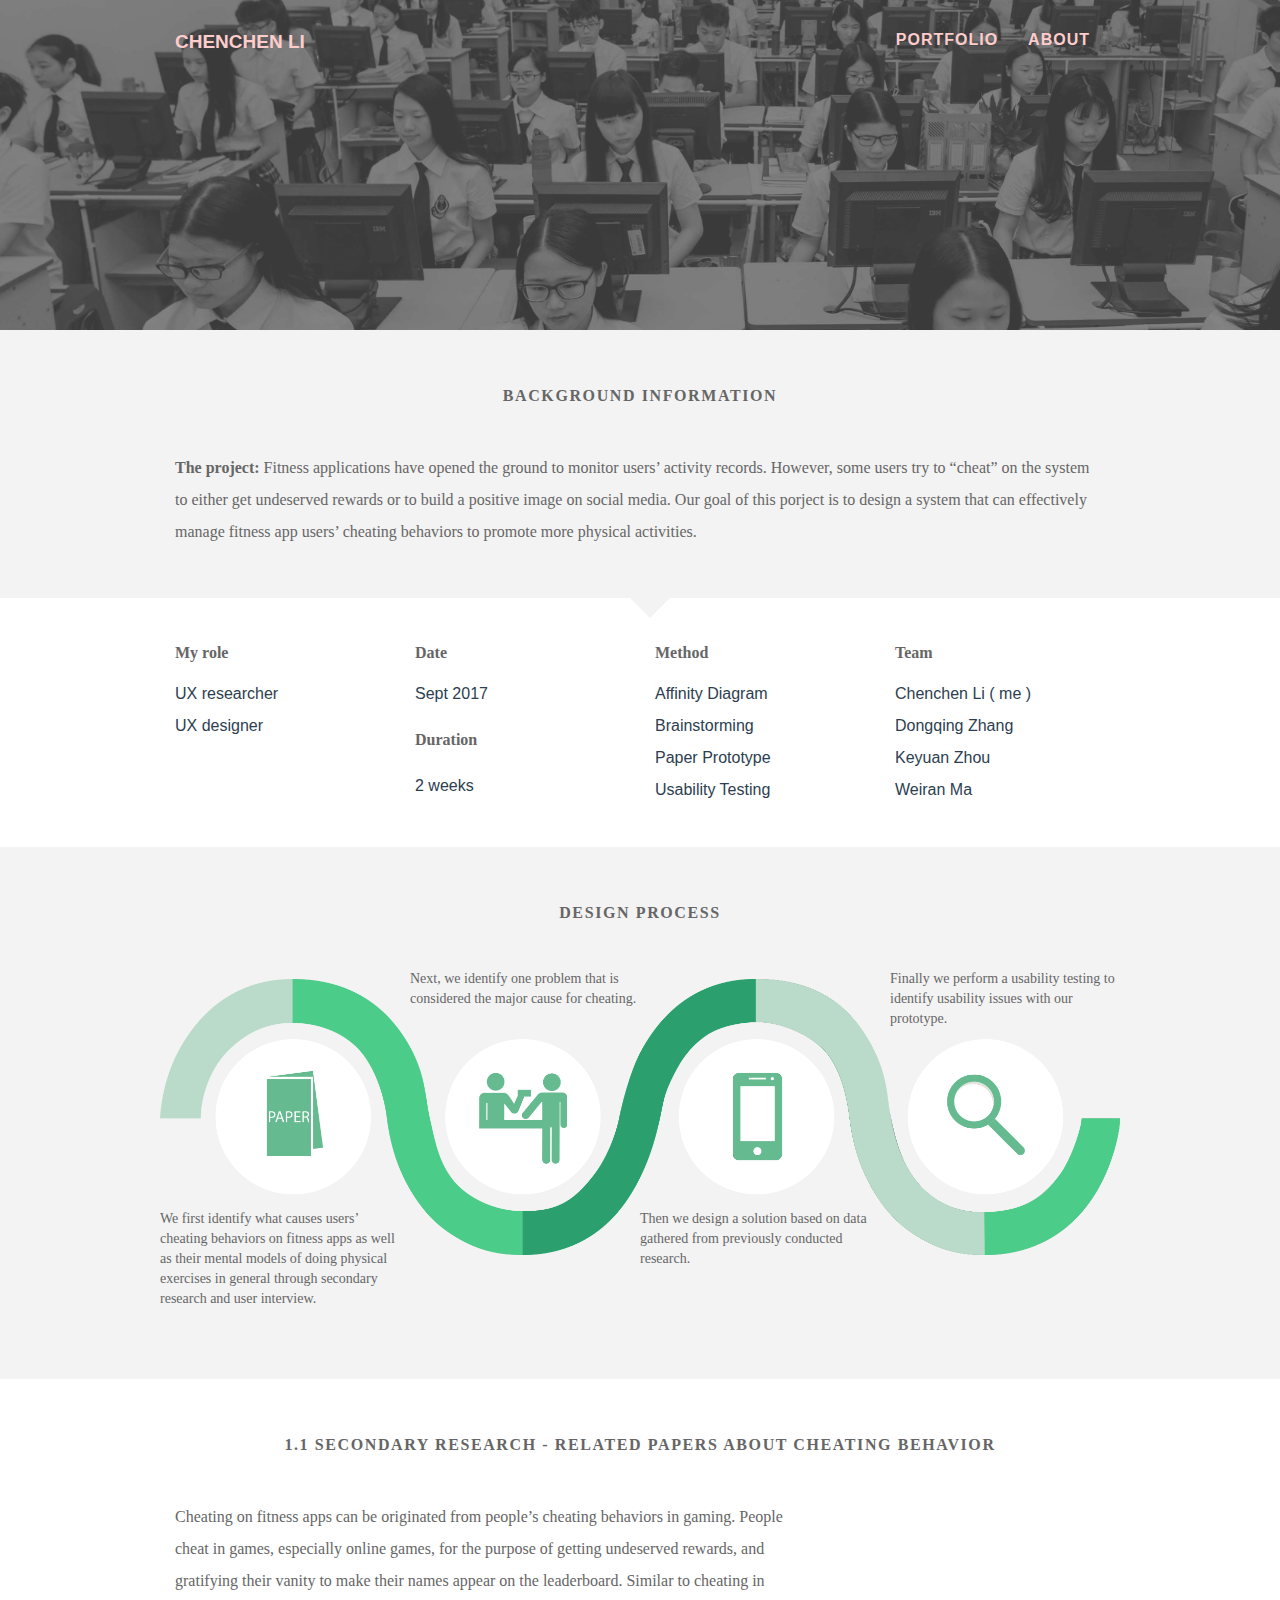
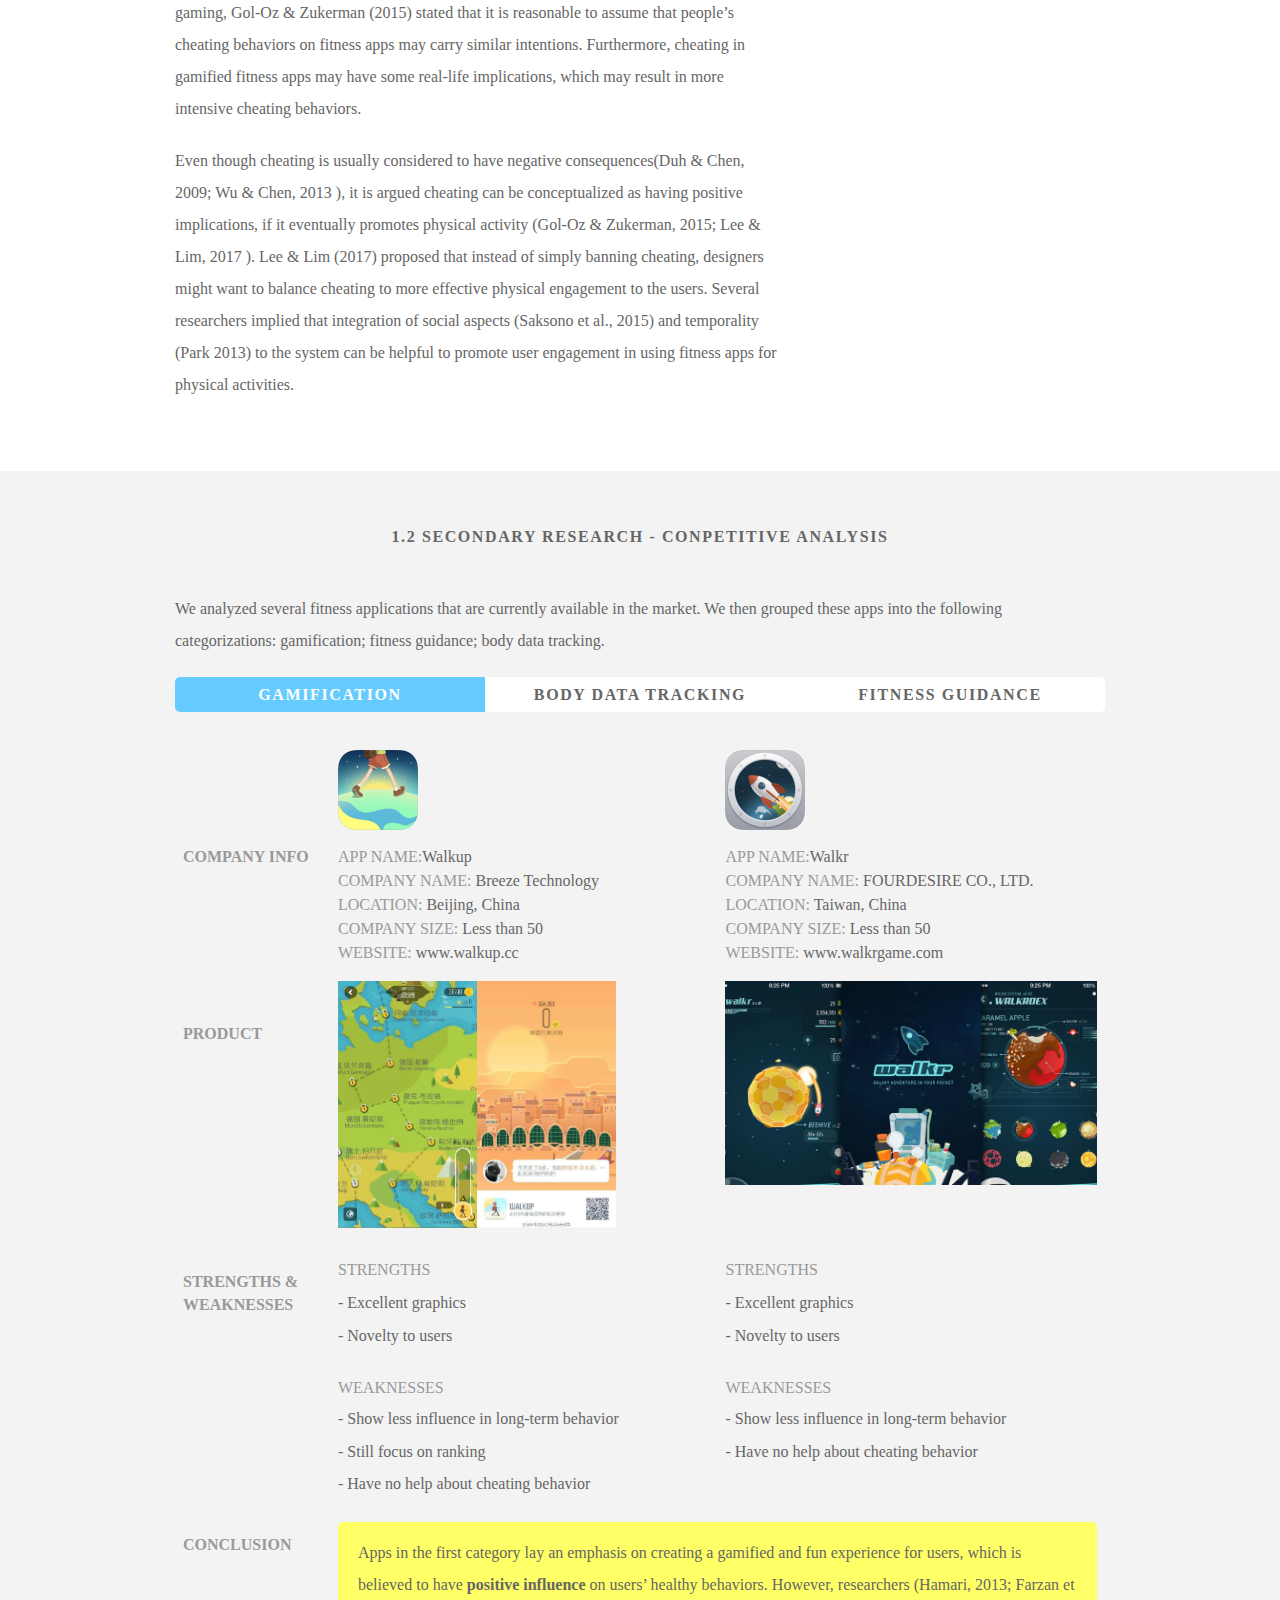
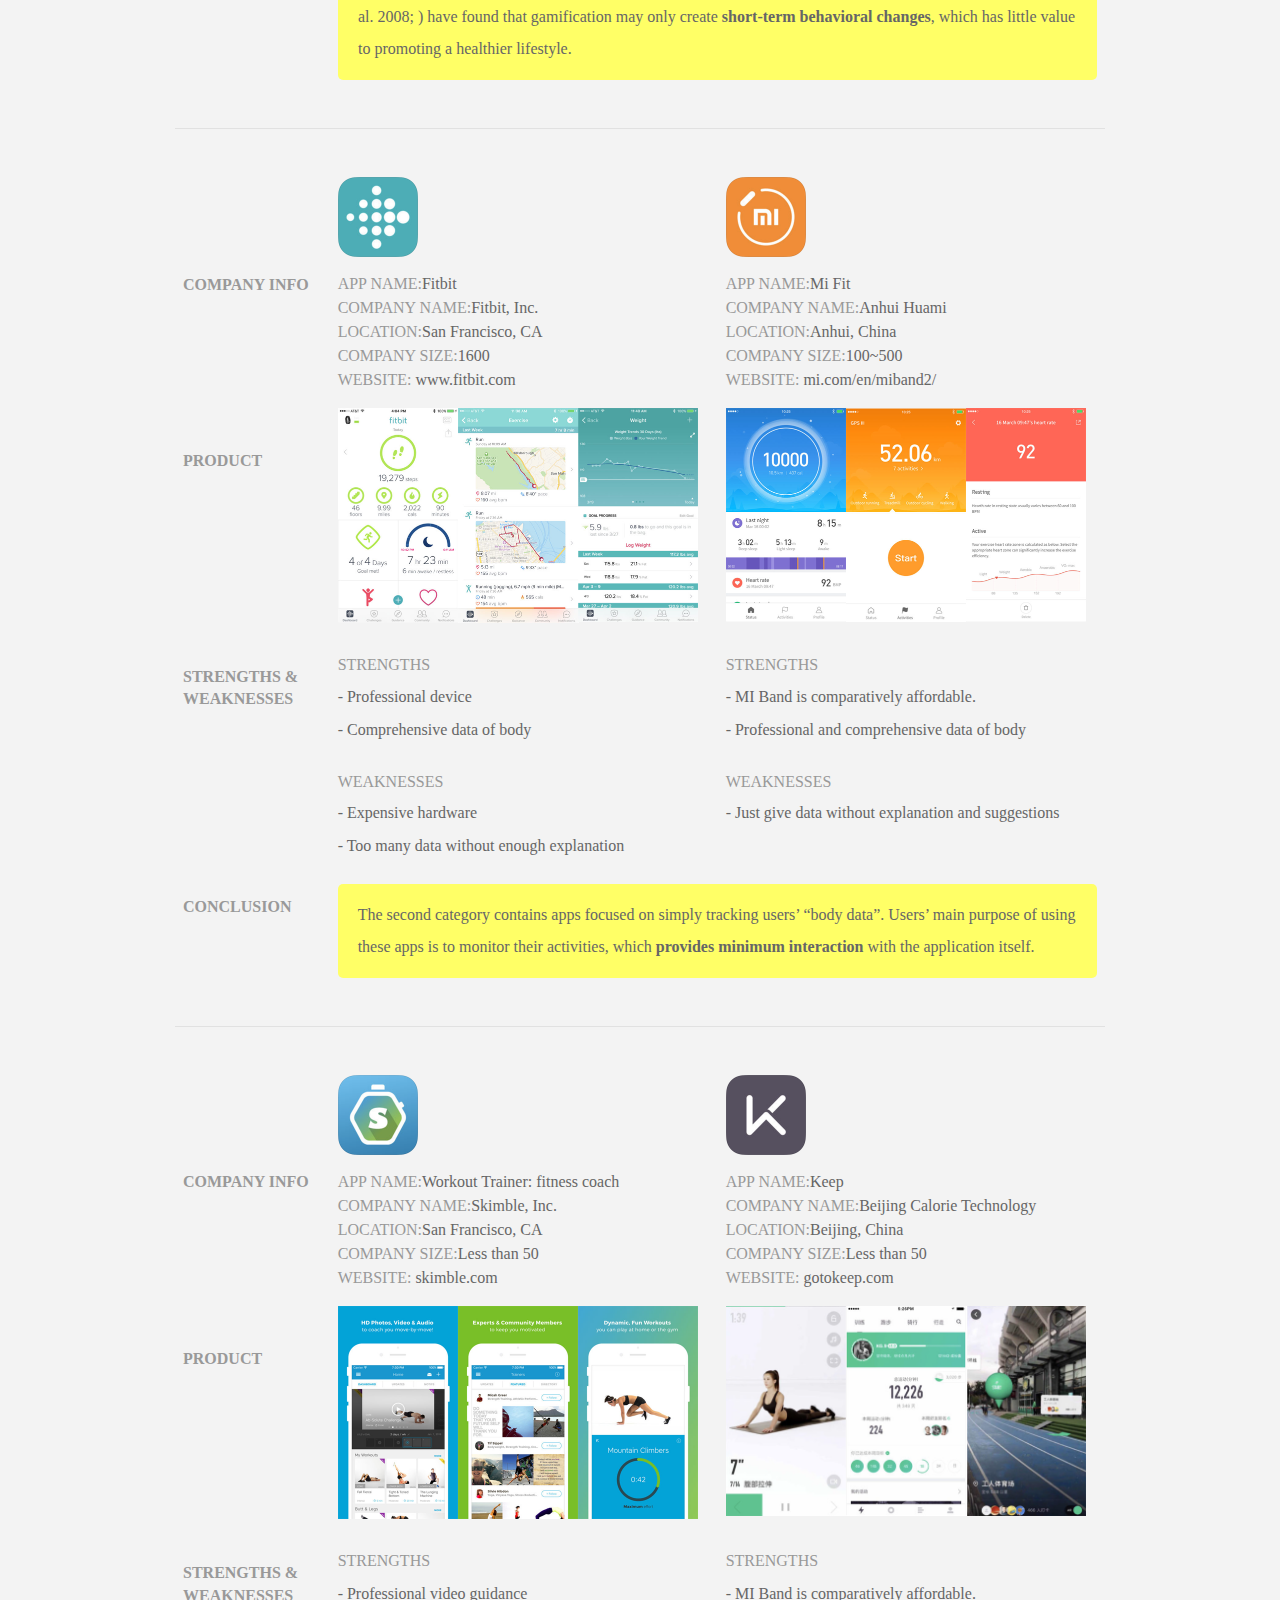
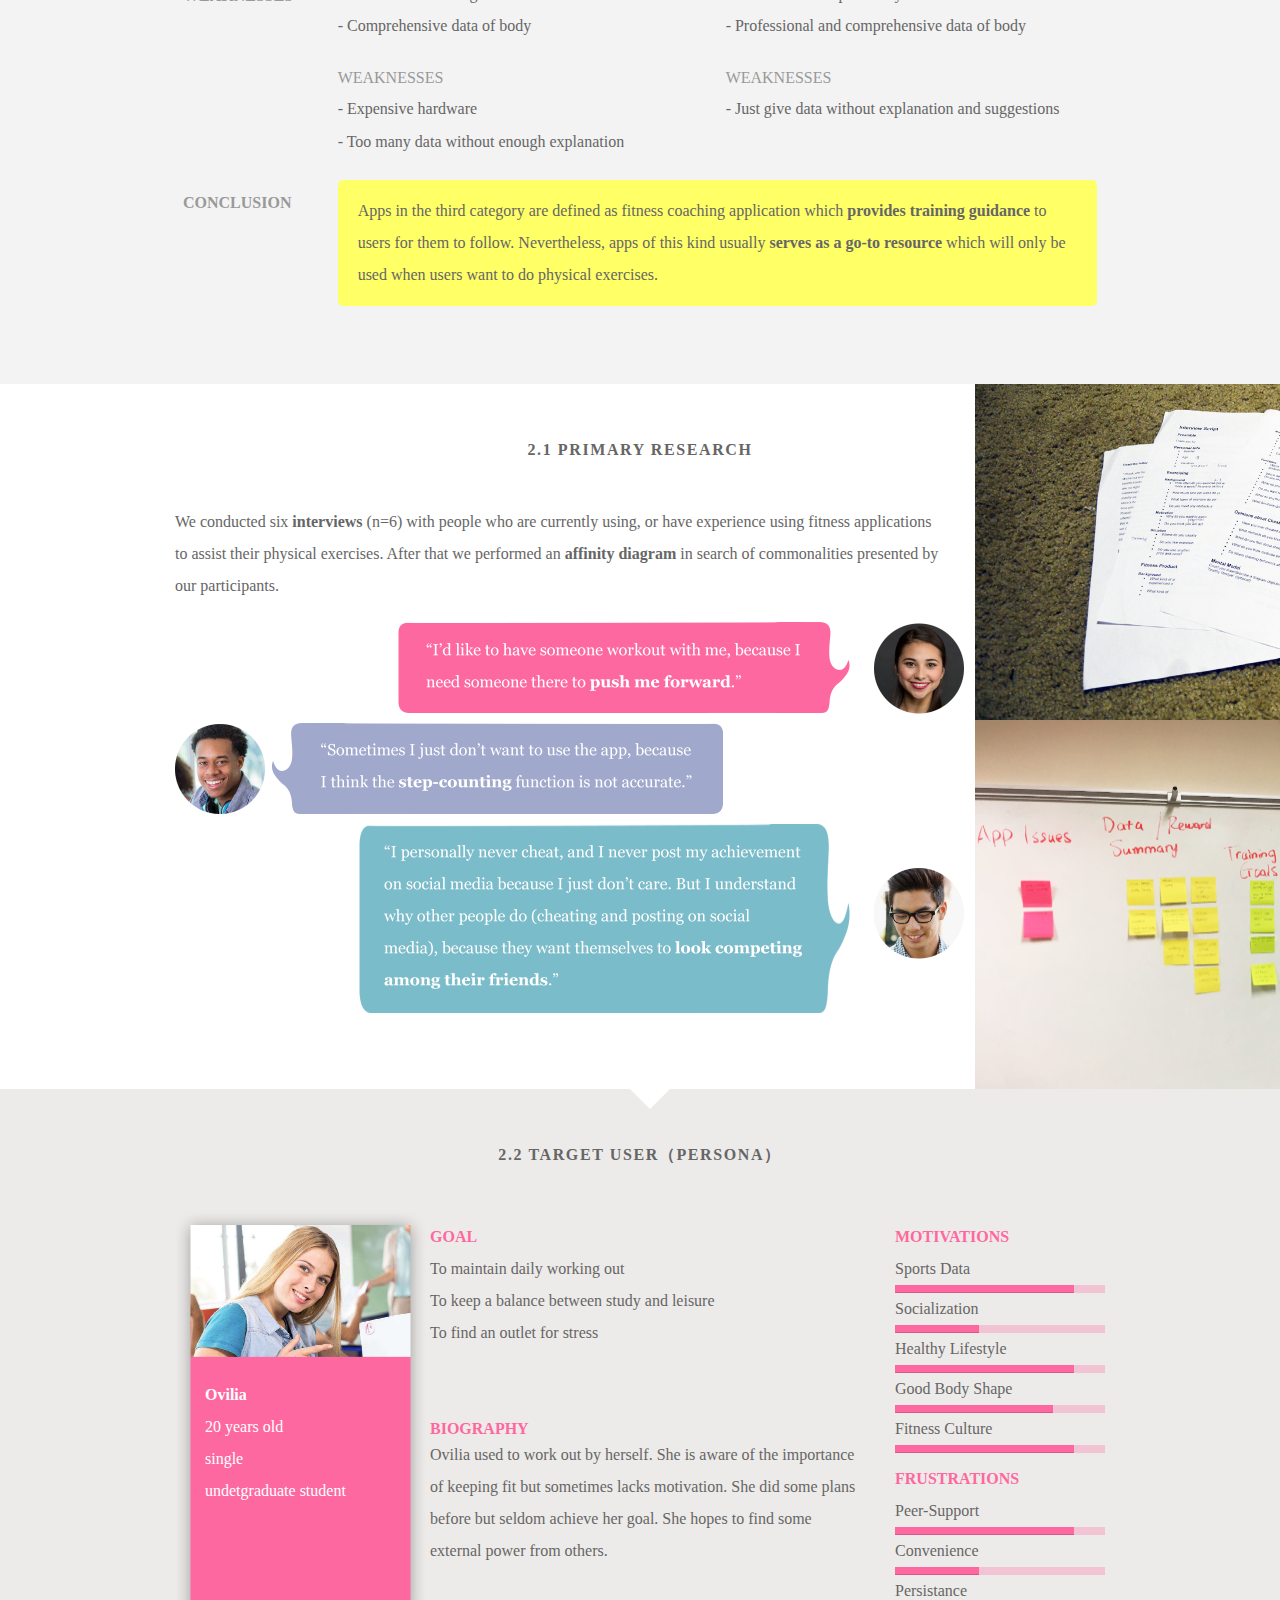
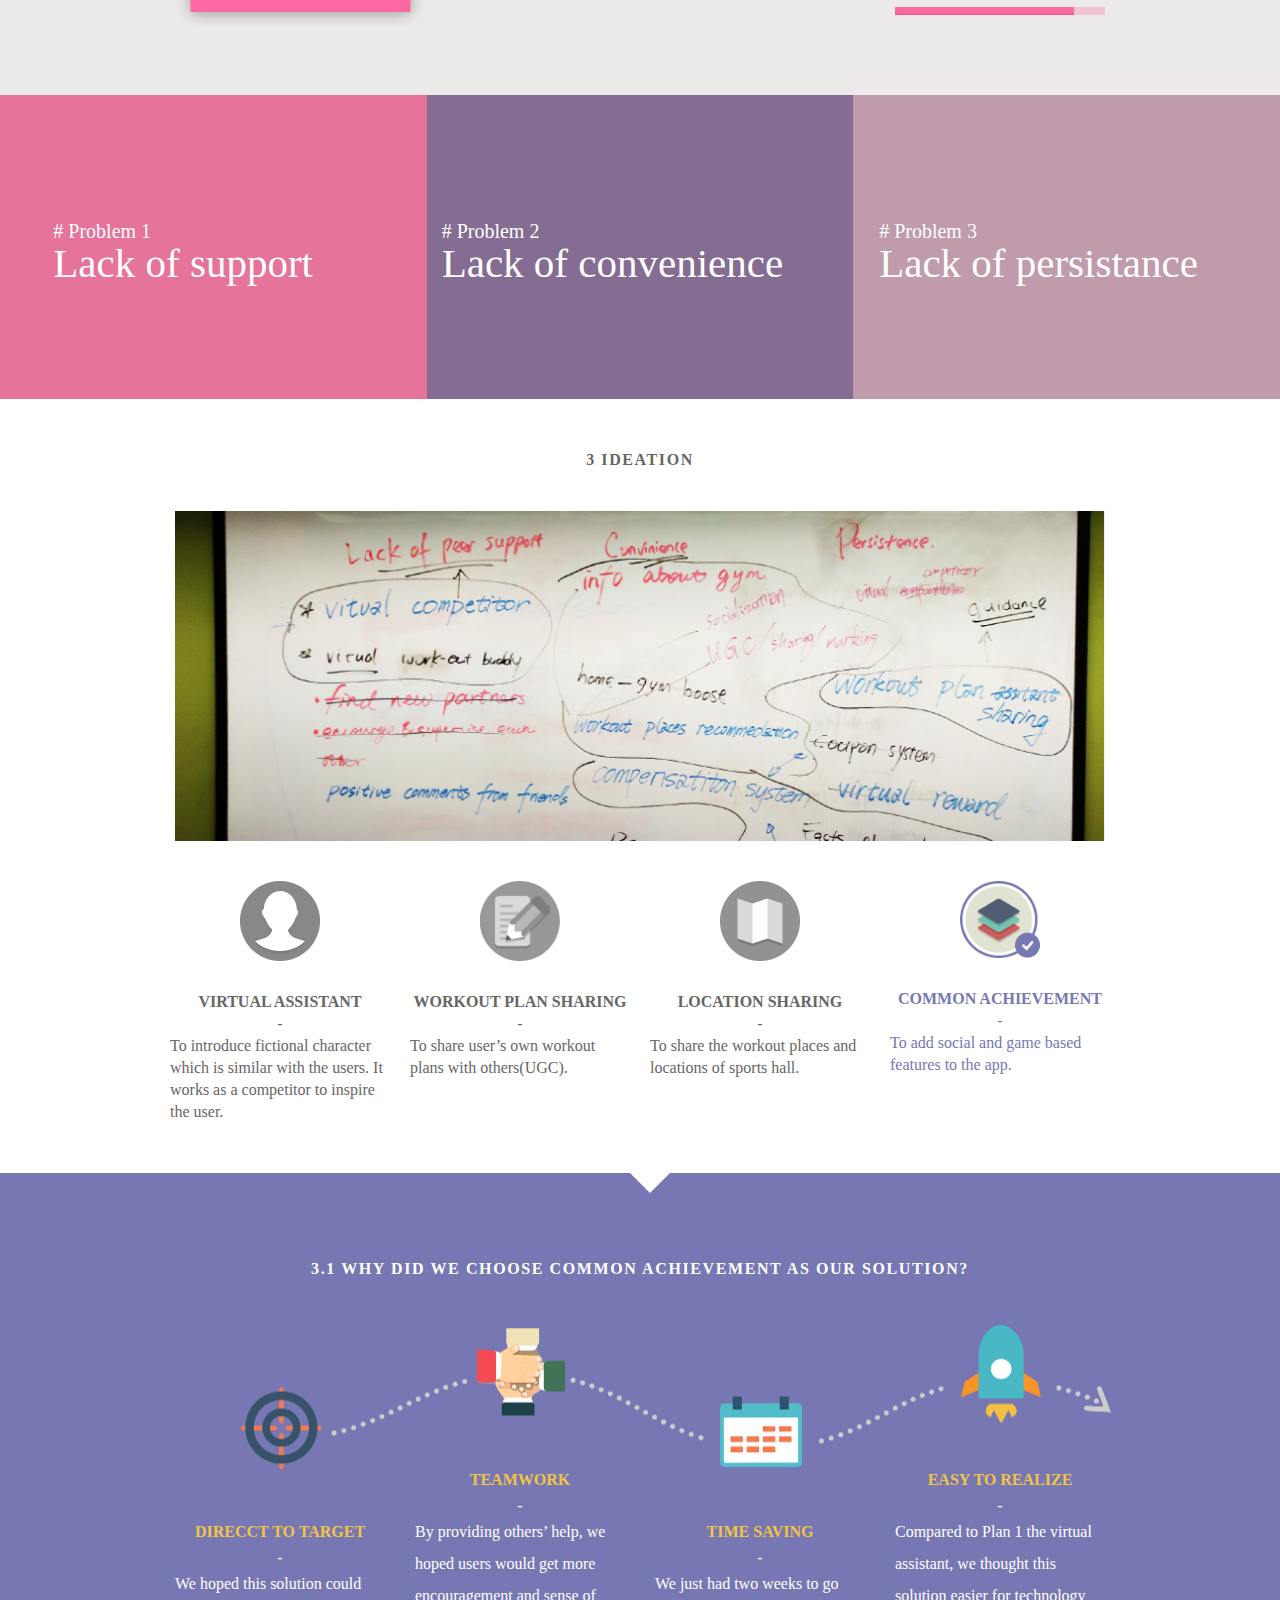
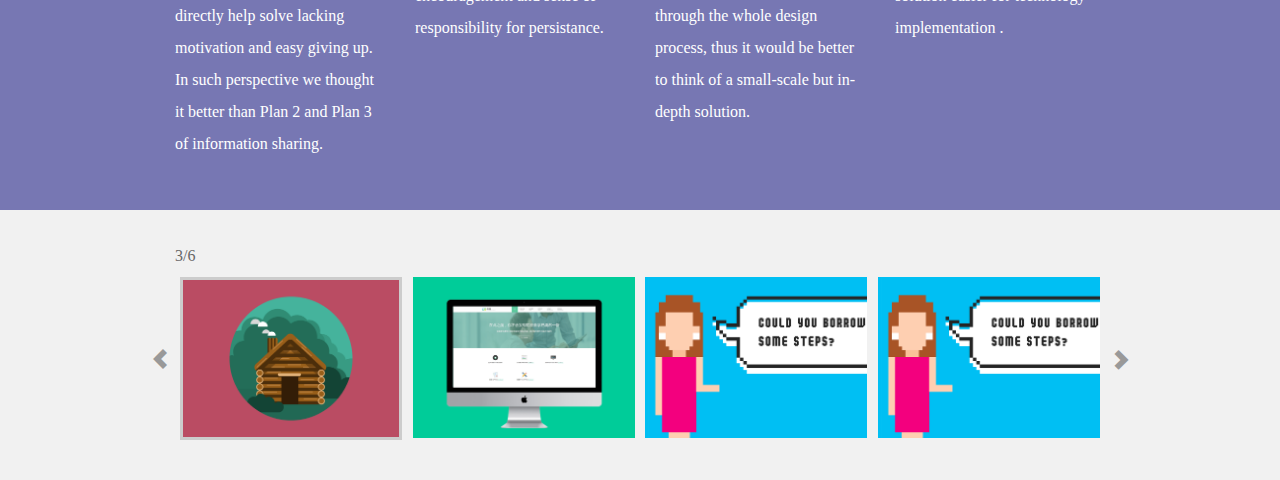
<file: projectTwo.html>
<!DOCTYPE html>
<html lang="en">

<head>

    <meta charset="utf-8">
    <meta http-equiv="X-UA-Compatible" content="IE=edge">
    <meta name="viewport" content="width=device-width, initial-scale=1">
    <meta name="description" content="CHENCHEN LI，CHENCHEN LI，CHENCHEN LI，profile">
    <meta name="author" content="">

    <title>CHENCHEN LI</title>

    <!-- Bootstrap Core CSS - Uses Bootswatch Flatly Theme: http://bootswatch.com/flatly/ -->
    <link href="css/bootstrap.min.css" rel="stylesheet">

    <!-- Custom CSS -->
    <link href="css/freelancer.css" rel="stylesheet">

    <!-- Custom Fonts -->
    <link href="font-awesome-4.1.0/css/font-awesome.min.css" rel="stylesheet" type="text/css">
    <style>
        .container {
            width: 960px !important;
        }
    </style>

</head>

<body id="page-top" class="detail-wrap">

<!-- Header -->
<header class="override">

    <!-- Navigation -->
    <nav class="navbar navbar-default override" style="margin-bottom: 0">
        <div class="container" style="padding-bottom: 0">
            <!-- Brand and toggle get grouped for better mobile display -->
            <div class="navbar-header page-scroll">
                <button type="button" class="navbar-toggle" data-toggle="collapse"
                        data-target="#bs-example-navbar-collapse-1">
                    <span class="sr-only">CHENCHEN LI</span>
                    <span class="icon-bar"></span>
                    <span class="icon-bar"></span>
                </button>
                <a class="navbar-brand" href="index.html">CHENCHEN LI</a>
            </div>

            <!-- Collect the nav links, forms, and other content for toggling -->
            <div class="collapse navbar-collapse" id="bs-example-navbar-collapse-1">
                <ul class="nav navbar-nav navbar-right">
                    <li class="hidden">
                        <a href="index.html"></a>
                    </li>
                    <li class="page-scroll">
                        <a href="index.html">Portfolio</a>
                    </li>
                    <li class="page-scroll">
                        <a href="#about">About</a>
                    </li>

                </ul>
            </div>
            <!-- /.navbar-collapse -->
        </div>
        <!-- /.container-fluid -->
    </nav>
</header>

<section class="part part-one">
    <div class="container">
        <p class="title text-center">Background information</p>

        <p class="part-one-content">
            <strong>The project:</strong>
            Fitness applications have opened the ground to monitor users’ activity records. However, some users try to
            “cheat” on the system to either get undeserved rewards or to build a positive image on social media. Our
            goal of this porject is to design a system that can effectively manage fitness app users’ cheating behaviors
            to promote more physical activities.
        </p>
    </div>
</section>
<section class="part part-two override">
    <div class="container">
        <div class="row">
            <div class="col-md-3 col-sm-3 role">
                <p class="role-title">
                    My role
                </p>
                <ul class="role-list">
                    <li class="role-li">
                        UX researcher
                    </li>
                    <li class="role-li">
                        UX designer
                    </li>
                </ul>
            </div>
            <div class="col-md-3 col-sm-3 role">
                <p class="role-title">
                    Date
                </p>
                <ul class="role-list">
                    <li class="role-li">
                        Sept 2017
                    </li>
                </ul>
                <p class="role-title override">
                    Duration
                </p>
                <ul class="role-list">
                    <li class="role-li">
                        2 weeks
                    </li>
                </ul>
            </div>
            <div class="col-md-3 col-sm-3 role">
                <p class="role-title">
                    Method
                </p>
                <ul class="role-list">
                    <li class="role-li">
                        Affinity Diagram
                    </li>
                    <li class="role-li">
                        Brainstorming
                    </li>
                    <li class="role-li">
                        Paper Prototype
                    </li>
                    <li class="role-li">
                        Usability Testing
                    </li>
                </ul>
            </div>
            <div class="col-md-3 col-sm-3 role">
                <p class="role-title">
                    Team
                </p>
                <ul class="role-list">
                    <li class="role-li">
                        Chenchen Li ( me )
                    </li>
                    <li class="role-li">
                        Dongqing Zhang
                    </li>
                    <li class="role-li">
                        Keyuan Zhou
                    </li>
                    <li class="role-li">
                        Weiran Ma
                    </li>
                </ul>
            </div>
        </div>
    </div>
</section>

<section class="part part-three" style="padding-bottom: 50px">
    <div class="container">
        <p class="title text-center">design process</p>

        <div class="row fixed">
            <img src="img/projectPartOne.png" class="img-responsive fixed">

            <div class="col-md-3 col-sm-3 down">
                <p>We first identify what causes users’ cheating behaviors on fitness apps as well as their mental
                    models of doing physical exercises in general through secondary research and user interview. </p>
            </div>
            <div class="col-md-3 col-sm-3 up">
                <p>Next, we identify one problem that is considered the major cause for cheating.</p>
            </div>
            <div class="col-md-3 col-sm-3 down">
                <p>Then we design a solution based on data gathered from previously conducted research.</p>
            </div>
            <div class="col-md-3 col-sm-3 up">
                <p>Finally we perform a usability testing to identify usability issues with our prototype.</p>
            </div>
        </div>
    </div>
</section>

<section class="part part-four override" style="padding-bottom: 50px">
    <div class="container">
        <p class="title text-center">1.1 secondary research - related papers about cheating behavior</p>

        <div class="row">
            <div class="col-md-8 col-sm-8">
                <p>
                    Cheating on fitness apps can be originated from people’s cheating behaviors in gaming. People cheat
                    in games, especially online games, for the purpose of getting undeserved rewards, and gratifying
                    their vanity to make their names appear on the leaderboard. Similar to cheating in gaming, Gol-Oz &
                    Zukerman (2015) stated that it is reasonable to assume that people’s cheating behaviors on fitness
                    apps may carry similar intentions. Furthermore, cheating in gamified fitness apps may have some
                    real-life implications, which may result in more intensive cheating behaviors.
                </p>

                <p>Even though cheating is usually considered to have negative consequences(Duh & Chen, 2009; Wu & Chen,
                    2013 ), it is argued cheating can be conceptualized as having positive implications, if it
                    eventually promotes physical activity (Gol-Oz & Zukerman, 2015; Lee & Lim, 2017 ). Lee & Lim (2017)
                    proposed that instead of simply banning cheating, designers might want to balance cheating to more
                    effective physical engagement to the users. Several researchers implied that integration of social
                    aspects (Saksono et al., 2015) and temporality (Park 2013) to the system can be helpful to promote
                    user engagement in using fitness apps for physical activities.</p>
            </div>
        </div>
    </div>
</section>

<section class="part part-five">
    <div class="container">
        <p class="title text-center">1.2 secondary research - Conpetitive Analysis</p>

        <p>We analyzed several fitness applications that are currently available in the market. We then grouped these
            apps into the following categorizations: gamification; fitness guidance; body data tracking.</p>

        <div class="row target">
            <a href="#table1" class="col-md-4 col-sm-4  active" id="table11">
                <p class="title text-center">gamification</p>
            </a>
            <a href="#table2" class="col-md-4 col-sm-4" id="table22">
                <p class="title text-center">body data tracking</p>
            </a>
            <a href="#table3" class="col-md-4 col-sm-4" id="table33">
                <p class="title text-center">fitness guidance</p>
            </a>
        </div>
        <table class="table research" id="table1">
            <tr class="row research-tr">
                <td class="col-md-2 col-sm-2" style="vertical-align: middle"><p class="title">Company info</p></td>
                <td class="col-md-5 col-sm-5">
                    <img src="img/proPart4.png" width="80" class="app-img">
                    <p><span class="label-title">app name:</span>Walkup</p>
                    <p><span class="label-title">company name:</span> Breeze Technology</p>
                    <p><span class="label-title">location:</span> Beijing, China</p>
                    <p><span class="label-title">company size:</span> Less than 50</p>
                    <p><span class="label-title">website: </span>www.walkup.cc</p>
                </td>
                <td class="col-md-5 col-sm-5">
                    <img src="img/proPart6.png" width="80" class="app-img">
                    <p><span class="label-title">app name:</span>Walkr</p>
                    <p><span class="label-title">company name:</span> FOURDESIRE CO., LTD.</p>
                    <p><span class="label-title">location:</span> Taiwan, China</p>
                    <p><span class="label-title">company size:</span> Less than 50</p>
                    <p><span class="label-title">website: </span>www.walkrgame.com</p>
                </td>
            </tr>
            <tr class="row">
                <td class="col-md-2 col-sm-2" style="padding-top: 50px"><p class="title">product</p></td>
                <td class="col-md-5 col-sm-5">
                    <img src="img/proPart5.png" width="278" class="app-img">
                </td>
                <td class="col-md-5 col-sm-5">
                    <img src="img/proPart7.png" class="img-responsive app-img">
                </td>
            </tr>
            <tr class="row">
                <td class="col-md-2 col-sm-2" style="padding-top: 20px"><p class="title">STRENGTHS & WEAKNESSES</p></td>
                <td class="col-md-5 col-sm-5">
                    <p class="label-title">strengths</p>
                    <p>- Excellent graphics</p>
                    <p>- Novelty to users</p>
                    <p class="label-title override">weaknesses</p>
                    <p>- Show less influence in long-term behavior</p>
                    <p>- Still focus on ranking</p>
                    <p>- Have no help about cheating behavior</p>
                </td>
                <td class="col-md-5 col-sm-5">
                    <p class="label-title">strengths</p>
                    <p>- Excellent graphics</p>
                    <p>- Novelty to users</p>
                    <p class="label-title override">weaknesses</p>
                    <p>- Show less influence in long-term behavior</p>
                    <p>- Have no help about cheating behavior</p>
                </td>
            </tr>
            <tr class="row">
                <td class="col-md-2 col-sm-2" style="padding-top: 20px"><p class="title">Conclusion</p></td>
                <td class="col-md-10 col-sm-10" colspan="2">
                    <p class="colspan">Apps in the first category lay an emphasis on creating a gamified and fun experience for users,
                        which is believed to have <strong>positive influence</strong>  on users’ healthy behaviors. However,
                        researchers (Hamari, 2013; Farzan et al. 2008; ) have found that gamification may only create <strong>short-term behavioral changes</strong>,
                        which has little value to promoting a healthier lifestyle. </p>
                </td>
            </tr>
        </table>
        <div class="hr"></div>
        <table class="table research" id="table2">
            <tr class="row research-tr">
                <td class="col-md-2 col-sm-2" style="vertical-align: middle"><p class="title">Company info</p></td>
                <td class="col-md-5 col-sm-5">
                    <img src="img/proPart8.png" width="80" class="app-img">
                    <p><span class="label-title">app name:</span>Fitbit</p>
                    <p><span class="label-title">company name:</span>Fitbit, Inc.</p>
                    <p><span class="label-title">location:</span>San Francisco, CA</p>
                    <p><span class="label-title">company size:</span>1600</p>
                    <p><span class="label-title">website: </span>www.fitbit.com</p>
                </td>
                <td class="col-md-5 col-sm-5">
                    <img src="img/proPart10.png" width="80" class="app-img">
                    <p><span class="label-title">app name:</span>Mi Fit</p>
                    <p><span class="label-title">company name:</span>Anhui Huami</p>
                    <p><span class="label-title">location:</span>Anhui, China</p>
                    <p><span class="label-title">company size:</span>100~500</p>
                    <p><span class="label-title">website: </span>mi.com/en/miband2/</p>
                </td>
            </tr>
            <tr class="row">
                <td class="col-md-2 col-sm-2" style="padding-top: 50px"><p class="title">product</p></td>
                <td class="col-md-5 col-sm-5" style="padding-right: 20px">
                    <img src="img/proPart9.png" class="app-img" width="360">
                </td>
                <td class="col-md-5 col-sm-5">
                    <img src="img/proPart11.png" class="app-img" width="360">
                </td>
            </tr>
            <tr class="row">
                <td class="col-md-2 col-sm-2" style="padding-top: 20px"><p class="title">STRENGTHS & WEAKNESSES</p></td>
                <td class="col-md-5 col-sm-5">
                    <p class="label-title">strengths</p>
                    <p>- Professional device</p>
                    <p>- Comprehensive data of body</p>
                    <p class="label-title override">weaknesses</p>
                    <p>- Expensive hardware</p>
                    <p>- Too many data without enough explanation</p>
                </td>
                <td class="col-md-5 col-sm-5">
                    <p class="label-title">strengths</p>
                    <p>- MI Band is comparatively affordable.</p>
                    <p>- Professional and comprehensive data of body</p>
                    <p class="label-title override">weaknesses</p>
                    <p>- Just give data without explanation and suggestions</p>
                </td>
            </tr>
            <tr class="row">
                <td class="col-md-2 col-sm-2" style="padding-top: 20px"><p class="title">Conclusion</p></td>
                <td class="col-md-10 col-sm-10" colspan="2">
                    <p class="colspan">
                        The second category contains apps focused on simply tracking users’ “body data”.
                        Users’ main purpose of using these apps is to monitor their activities,
                        which <strong>provides minimum interaction</strong> with the application itself.
                    </p>
                </td>
            </tr>
        </table>
        <div class="hr"></div>
        <table class="table research" id="table3" style="margin-bottom: 0">
            <tr class="row research-tr">
                <td class="col-md-2 col-sm-2" style="vertical-align: middle"><p class="title">Company info</p></td>
                <td class="col-md-5 col-sm-5">
                    <img src="img/proPart12.png" width="80" class="app-img">
                    <p><span class="label-title">app name:</span>Workout Trainer: fitness coach</p>
                    <p><span class="label-title">company name:</span>Skimble, Inc.</p>
                    <p><span class="label-title">location:</span>San Francisco, CA</p>
                    <p><span class="label-title">company size:</span>Less than 50</p>
                    <p><span class="label-title">website: </span>skimble.com</p>
                </td>
                <td class="col-md-5 col-sm-5">
                    <img src="img/proPart14.png" width="80" class="app-img">
                    <p><span class="label-title">app name:</span>Keep</p>
                    <p><span class="label-title">company name:</span>Beijing Calorie Technology</p>
                    <p><span class="label-title">location:</span>Beijing, China</p>
                    <p><span class="label-title">company size:</span>Less than 50</p>
                    <p><span class="label-title">website: </span>gotokeep.com</p>
                </td>
            </tr>
            <tr class="row">
                <td class="col-md-2 col-sm-2" style="padding-top: 50px"><p class="title">product</p></td>
                <td class="col-md-5 col-sm-5" style="padding-right: 20px">
                    <img src="img/proPart13.png" class="app-img" width="360">
                </td>
                <td class="col-md-5 col-sm-5">
                    <img src="img/proPart15.png" class="app-img" width="360">
                </td>
            </tr>
            <tr class="row">
                <td class="col-md-2 col-sm-2" style="padding-top: 20px"><p class="title">STRENGTHS & WEAKNESSES</p></td>
                <td class="col-md-5 col-sm-5">
                    <p class="label-title">strengths</p>
                    <p>- Professional video guidance</p>
                    <p>- Comprehensive data of body</p>
                    <p class="label-title override">weaknesses</p>
                    <p>- Expensive hardware</p>
                    <p>- Too many data without enough explanation</p>
                </td>
                <td class="col-md-5 col-sm-5">
                    <p class="label-title">strengths</p>
                    <p>- MI Band is comparatively affordable.</p>
                    <p>- Professional and comprehensive data of body</p>
                    <p class="label-title override">weaknesses</p>
                    <p>- Just give data without explanation and suggestions</p>
                </td>
            </tr>
            <tr class="row">
                <td class="col-md-2 col-sm-2" style="padding-top: 20px"><p class="title">Conclusion</p></td>
                <td class="col-md-10 col-sm-10" colspan="2">
                    <p class="colspan">
                        Apps in the third category are defined as fitness coaching application which <strong>provides training guidance</strong> to users for them to follow.
                        Nevertheless,
                        apps of this kind usually <strong>serves as a go-to resource</strong> which will only be used when users want to do physical exercises.
                    </p>
                </td>
            </tr>
        </table>
    </div>

</section>

<section class="part part-six override override2">
    <div class="container">
        <p class="title text-center">2.1 primary research</p>

        <div class="row">
            <div class="col-md-10 col-sm-10">
                <p>
                    We conducted six <strong>interviews</strong> (n=6) with people who are currently using, or have experience using fitness applications to assist their physical exercises.
                    After that we performed an <strong>affinity diagram</strong> in search of commonalities presented by our participants.
                </p>
                <img src="img/proPart16.png" width="789">
            </div>
            <div class="col-md-2 col-sm-2" style="margin-top: -122px">
                <img src="img/proPart17.png" width="510">
                <img src="img/proPart18.png" width="510" style="display: block">
            </div>
        </div>
    </div>
</section>

<section class="part override3 user">
    <div class="container">
        <p class="title text-center">2.2 target user（persona）</p>
        <div class="row">
            <div class="col-md-3 col-sm-3">
                <img src="img/proPart19.png" width="251">
                <div class="name">
                    <p><strong>Ovilia</strong></p>
                    <p>20 years old</p>
                    <p>single</p>
                    <p>undetgraduate student</p>
                </div>
            </div>
            <div class="col-md-6 col-sm-6" style="padding-left: 30px">
                <p class="user-title">GOAL</p>
                <p>To maintain daily working out</p>
                <p>To keep a balance between study and leisure</p>
                <p>To find an outlet for stress</p>
                <p class="user-title override">BIOGRAPHY</p>
                <p>Ovilia used to work out by herself. She is aware of the importance of keeping fit but sometimes lacks motivation.
                She did some plans before but seldom achieve her goal.
                She hopes to find some external power from others.</p>
            </div>
            <div class="col-md-3 col-sm-3">
                <p class="user-title">Motivations</p>
                <div class="pro-list">
                    <p>Sports Data</p>
                    <div class="progress">
                        <div class="progress-bar" role="progressbar" aria-valuenow="85" aria-valuemin="0" aria-valuemax="100" style="width: 85%;"></div>
                    </div>
                </div>
                <div class="pro-list">
                    <p>Socialization</p>
                    <div class="progress">
                        <div class="progress-bar" role="progressbar" aria-valuenow="40" aria-valuemin="0" aria-valuemax="100" style="width: 40%;"></div>
                    </div>
                </div>
                <div class="pro-list">
                    <p>Healthy Lifestyle</p>
                    <div class="progress">
                        <div class="progress-bar" role="progressbar" aria-valuenow="85" aria-valuemin="0" aria-valuemax="100" style="width: 85%;"></div>
                    </div>
                </div>
                <div class="pro-list">
                    <p>Good Body Shape</p>
                    <div class="progress">
                        <div class="progress-bar" role="progressbar" aria-valuenow="75" aria-valuemin="0" aria-valuemax="100" style="width: 75%;"></div>
                    </div>
                </div>
                <div class="pro-list">
                    <p>Fitness Culture</p>
                    <div class="progress">
                        <div class="progress-bar" role="progressbar" aria-valuenow="85" aria-valuemin="0" aria-valuemax="100" style="width: 85%;"></div>
                    </div>
                </div>
                <p class="user-title">Frustrations</p>
                <div class="pro-list">
                    <p>Peer-Support</p>
                    <div class="progress">
                        <div class="progress-bar" role="progressbar" aria-valuenow="85" aria-valuemin="0" aria-valuemax="100" style="width: 85%;"></div>
                    </div>
                </div>
                <div class="pro-list">
                    <p>Convenience</p>
                    <div class="progress">
                        <div class="progress-bar" role="progressbar" aria-valuenow="40" aria-valuemin="0" aria-valuemax="100" style="width: 40%;"></div>
                    </div>
                </div>
                <div class="pro-list">
                    <p>Persistance</p>
                    <div class="progress">
                        <div class="progress-bar" role="progressbar" aria-valuenow="85" aria-valuemin="0" aria-valuemax="100" style="width: 85%;"></div>
                    </div>
                </div>
            </div>
        </div>
    </div>
</section>

<section class="part part-two-eight">
    <div class="container-fluid">
        <div class="row">
            <div class="col-md-4 col-sm-4 problem-li">
                <div class="pro-con">
                    <p class="problem-title"># Problem 1</p>
                    <p class="">Lack of support</p>
                </div>
            </div>
            <div class="col-md-4 col-sm-4 problem-li">
                <div class="pro-con">
                    <p class="problem-title"># Problem 2</p>
                    <p class="">Lack of convenience</p>
                </div>
            </div>
            <div class="col-md-4 col-sm-4 problem-li">
                <div class="pro-con">
                    <p class="problem-title"># Problem 3</p>
                    <p class="">Lack of persistance</p>
                </div>
            </div>
        </div>
    </div>
</section>

<section class="part part-nine override">
    <div class="container">
        <p class="title text-center">3 ideation</p>

        <div class="row">
            <div class="col-md-12 ideation-img">
                <img src="img/proPart20.png" class="img-responsive">
            </div>
            <div class="col-md-3 col-sm-3 text-center">
                <img src="img/proPart21.png" width="80">
                <p class="title ideation-title">Virtual Assistant</p>
                <p class="ideation-line">-</p>
                <p class="text-left">To introduce fictional character which is similar with the users. It works as a competitor to inspire the user.</p>
            </div>
            <div class="col-md-3 col-sm-3 text-center">
                <img src="img/proPart22.png" width="80">
                <p class="title ideation-title">Workout Plan Sharing</p>
                <p class="ideation-line">-</p>
                <p class="text-left">To share user’s own workout plans with others(UGC).</p>
            </div>
            <div class="col-md-3 col-sm-3 text-center">
                <img src="img/proPart23.png" width="80">
                <p class="title ideation-title">Location Sharing</p>
                <p class="ideation-line">-</p>
                <p class="text-left">To share the workout places and locations of sports hall.</p>
            </div>
            <div class="col-md-3 col-sm-3 text-center purple">
                <img src="img/proPart24.png" width="80">
                <p class="title ideation-title">common achievement</p>
                <p class="ideation-line">-</p>
                <p class="text-left">To add social and game based features to the app.</p>
            </div>
        </div>
    </div>
</section>

<section class="part part-eleven">
    <div class="container">
        <p class="title text-center eleven">3.1 why did we choose common achievement as our solution?</p>
        <div class="row">
            <div class="col-md-12 col-sm-12 text-center">
                <img src="img/proPart25.png" width="880" style="margin-left: 6%;">
            </div>
            <div class="col-md-3 col-sm-3 text-center">
                <p class="title ideation-title">direcct to target</p>
                <p class="ideation-line">-</p>
                <p class="text-left">We hoped this solution could directly help solve lacking motivation and easy giving up. In such perspective we thought it better than Plan 2 and Plan 3 of information sharing.</p>
            </div>
            <div class="col-md-3 col-sm-3 text-center" style="margin-top: -52px;">
                <p class="title ideation-title">teamwork</p>
                <p class="ideation-line">-</p>
                <p class="text-left">By providing others’ help, we hoped users would get more encouragement and sense of responsibility for persistance. </p>
            </div>
            <div class="col-md-3 col-sm-3 text-center">
                <p class="title ideation-title">time saving</p>
                <p class="ideation-line">-</p>
                <p class="text-left">We just had two weeks to go through the whole design process, thus it would be better to think of a small-scale but in-depth solution. </p>
            </div>
            <div class="col-md-3 col-sm-3 text-center" style="margin-top: -52px;">
                <p class="title ideation-title">easy to realize</p>
                <p class="ideation-line">-</p>
                <p class="text-left">Compared to Plan 1 the virtual assistant, we thought this solution easier for technology implementation .</p>
            </div>
        </div>
    </div>
</section>

<section class="part guide">
    <div class="container">
        <p style="margin-bottom: 5px">3/6</p>
        <div id="example" class="carousel slide" data-ride="carousel">
            <div class="carousel-inner">
                <ul class="row item active">
                    <li class="col-xs-3 active">
                        <a href="#"><img src="img/portfolio/cabin.png"  class="img-responsive"></a>
                    </li>
                    <li class="col-xs-3">
                        <a href="#"><img src="img/portfolio/circus.png" class="img-responsive"></a>
                    </li>
                    <li class="col-xs-3">
                        <a href="#"><img src="img/portfolio/cake.png"  class="img-responsive"></a>
                    </li>
                    <li class="col-xs-3">
                        <a href="#"><img src="img/portfolio/cake.png" class="img-responsive"></a>
                    </li>
                </ul>
                <ul class="row item">
                    <li class="col-xs-3">
                        <a href="#"><img src="img/portfolio/cabin.png" class="img-responsive"></a>
                    </li>
                    <li class="col-xs-3">
                        <a href="#"><img src="img/portfolio/circus.png" class="img-responsive"></a>
                    </li>
                    <li class="col-xs-3">
                        <a href="#"><img src="img/portfolio/cake.png" class="img-responsive"></a>
                    </li>
                    <li class="col-xs-3">
                        <a href="#"><img src="img/portfolio/cake.png"  class="img-responsive"></a>
                    </li>
                </ul>
            </div>
            <a class="carousel-control left" href="#example" data-slide="prev">Previous</a>
            <a class="carousel-control right" href="#example" data-slide="next">Next</a>
        </div>
    </div>
</section>

<script src="js/jquery-1.11.0.js"></script>
<script type="text/javascript" src="js/bootstrap.min.js"></script>
<script src="js/guide.js"></script>
<script>
    window.onscroll = function () {
        $(window).scroll(function(){
            var top =  $(window).scrollTop();
            if(top >= 2418 && top < 5344) {
                $('.target').addClass('fixed-top');
            }else {
                $('.target').removeClass('fixed-top');
            }
            for (var i=1; i<4; i++){
                if($("#table"+i).offset().top<=top){
                    $('.target .col-md-4').removeClass('active');
                    $("#table"+i+i).addClass('active');
                }
            }
        })
    };

</script>

</body>
</html>
</file>
<file: css/freelancer.css>
/*!
 * Start Bootstrap - Freelancer Bootstrap Theme (http://startbootstrap.com)
 * Code licensed under the Apache License v2.0.
 * For details, see http://www.apache.org/licenses/LICENSE-2.0.
 */

body {
    overflow-x: hidden;
    font-size: 10px;

}

p {
    font-size: 20px;
}

p.small {
    font-size: 16px;
}

a,
a:hover,
a:focus,
a:active,
a.active {
    outline: 0;
    color: #18bc9c;
}

h1,
h2,
h3,
h4,
h5,
h6 {
    text-transform: uppercase;
    font-family: Montserrat, "Helvetica Neue", Helvetica, Arial, sans-serif;
    font-weight: 700;
}
.navbar {
    min-height:80px;
}
.navbar-default {
    /*background-color: transparent;*/
    border: none;
    margin-bottom: 0;
    /*box-shadow: 0 0 5px rgba(0, 0, 0, .3);*/
    transition: all .5s;
    width: 100%;
    opacity: 1;
    /*position: relative;*/
    height: auto;
    z-index:9999999
}
.navbar-brand {
    height: 80px;
    line-height: 45px;
}
.navbar-nav>li>a {
    line-height: 40px;
}
.n_top_01 {
    top: -90px;
    opacity: 0;
    z-index: 1030;
    position: fixed;
}
.n_top_02 {
    top: 0;
    z-index: 1030;
    opacity: 1;
    position: fixed;
    /*background-color: #fff !important;*/
}
hr.star-light,
hr.star-primary {
    margin: 25px auto 30px;
    padding: 0;
    max-width: 250px;
    border: 0;
    border-top: solid 5px;
    text-align: center;
}

hr.star-light:after,
hr.star-primary:after {
    content: "\f005";
    display: inline-block;
    position: relative;
    top: -.8em;
    padding: 0 .25em;
    font-family: FontAwesome;
    font-size: 2em;
}

hr.star-light {
    border-color: #50c3c4;
}

hr.star-light:after {
    color: #50c3c4;
    background-color: #f4d9d9;
}

hr.star-primary {
    border-color: #50c3c4;
}

hr.star-primary:after {
    color: #50c3c4;
    background-color: #fff;
}

.img-centered {
    margin: 0 auto;
}

header {
    text-align: center;
    color: #50c3c4;
    background: #f4d9d9;
}

header .container {
    padding-top: 100px;
    padding-bottom: 50px;
}

header img {
    display: block;
    margin: 0 auto 20px;
}

header .intro-text .name {
    display: block;
    text-transform: uppercase;
    font-family: Montserrat, "Helvetica Neue", Helvetica, Arial, sans-serif;
    font-size: 2em;
    font-weight: 700;
}

header .intro-text .skills {
    font-size: 1.25em;
    font-weight: 300;
}

@media (min-width: 768px) {
    header .container {
        padding-top: 200px;
        padding-bottom: 100px;
    }

    header .intro-text .name {
        font-size: 4.75em;
    }

    header .intro-text .skills {
        font-size: 1.75em;
    }
}

@media (min-width: 768px) {
    .navbar-fixed-top {
        /*padding: 10px 0;*/
        -webkit-transition: padding .3s;
        -moz-transition: padding .3s;
        transition: padding .3s;
    }

    .navbar-fixed-top .navbar-brand {
        font-size: 2em;
        -webkit-transition: all .3s;
        -moz-transition: all .3s;
        transition: all .3s;
    }

    .navbar-fixed-top.navbar-shrink {
        padding: 10px 0;
    }

    .navbar-fixed-top.navbar-shrink .navbar-brand {
        font-size: 2.5em;
    }
}

.navbar {
    text-transform: uppercase;
    font-family: Montserrat, "Helvetica Neue", Helvetica, Arial, sans-serif;
    font-weight: 700;
}

.navbar a:focus {
    outline: 0;
}

.navbar .navbar-nav {
    letter-spacing: 1px;
}

.navbar .navbar-nav li a:focus {
    outline: 0;
}

.navbar-default,
.navbar-inverse {
    border: 0;
}

section {
    padding: 100px 0;
}

.intro-text {
    margin-top: 280px;
}

section h2 {
    margin: 0;
    font-size: 3em;
}

section.success {
    color: #fff;
    background: #50c3c4;
}

@media (max-width: 767px) {
    section {
        padding: 75px 0;
    }

    section.first {
        padding-top: 75px;
    }
}

#portfolio .portfolio-item {
    right: 0;
    margin: 0 0 15px;
}

#portfolio .portfolio-item .portfolio-link {
    display: block;
    position: relative;
    margin: 0 auto;
    max-width: 400px;
}

#portfolio .portfolio-item .portfolio-link .caption {
    position: absolute;
    width: 100%;
    height: 100%;
    opacity: 0;
    background: rgba(24, 188, 156, .9);
    -webkit-transition: all ease .5s;
    -moz-transition: all ease .5s;
    transition: all ease .5s;
}

#portfolio .portfolio-item .portfolio-link .caption:hover {
    opacity: 1;
}

#portfolio .portfolio-item .portfolio-link .caption .caption-content {
    position: absolute;
    top: 50%;
    width: 100%;
    height: 20px;
    margin-top: -12px;
    text-align: center;
    font-size: 20px;
    color: #fff;
}

#portfolio .portfolio-item .portfolio-link .caption .caption-content i {
    margin-top: -12px;
}

#portfolio .portfolio-item .portfolio-link .caption .caption-content h3,
#portfolio .portfolio-item .portfolio-link .caption .caption-content h4 {
    margin: 0;
}

#portfolio * {
    z-index: 2;
}

@media (min-width: 767px) {
    #portfolio .portfolio-item {
        margin: 0 0 30px;
    }
}

.btn-outline {
    margin-top: 15px;
    border: solid 2px #fff;
    font-size: 20px;
    color: #fff;
    background: 0 0;
    transition: all .3s ease-in-out;
}

.btn-outline:hover,
.btn-outline:focus,
.btn-outline:active,
.btn-outline.active {
    color: #50c3c4;
    background: #fff;
}

.floating-label-form-group {
    position: relative;
    margin-bottom: 0;
    padding-bottom: .5em;
    border-bottom: 1px solid #eee;
}

.floating-label-form-group input,
.floating-label-form-group textarea {
    z-index: 1;
    position: relative;
    padding-right: 0;
    padding-left: 0;
    border: 0;
    border-radius: 0;
    font-size: 1.5em;
    background: 0 0;
    box-shadow: none !important;
    resize: none;
}

.floating-label-form-group label {
    display: block;
    z-index: 0;
    position: relative;
    top: 2em;
    margin: 0;
    font-size: .85em;
    line-height: 1.764705882em;
    vertical-align: middle;
    vertical-align: baseline;
    opacity: 0;
    -webkit-transition: top .3s ease, opacity .3s ease;
    -moz-transition: top .3s ease, opacity .3s ease;
    -ms-transition: top .3s ease, opacity .3s ease;
    transition: top .3s ease, opacity .3s ease;
}

.floating-label-form-group::not(:first-child) {
    padding-left: 14px;
    border-left: 1px solid #eee;
}

.floating-label-form-group-with-value label {
    top: 0;
    opacity: 1;
}

.floating-label-form-group-with-focus label {
    color: #18bc9c;
}

form .row:first-child .floating-label-form-group {
    border-top: 1px solid #eee;
}

footer {
    color: #fff;
}

footer h3 {
    margin-bottom: 30px;
}

footer .footer-above {
    padding-top: 50px;
    background-color: #50c3c4;
}

footer .footer-col {
    margin-bottom: 50px;
}

footer .footer-below {
    padding: 25px 0;
    background-color: #5a5056;
    font-size: 1.42rem;
    font-family: Helvetica;
}
/*footer .footer-below .title {*/
    /*font-size: 1.9rem;*/
/*}*/
footer .footer-below p {
    font-size: 1.2rem;
}
.btn-social {
    display: inline-block;
    width: 50px;
    height: 50px;
    border: 2px solid #fff;
    border-radius: 100%;
    text-align: center;
    font-size: 20px;
    line-height: 45px;
}

.btn:focus,
.btn:active,
.btn.active {
    outline: 0;
}

.scroll-top {
    z-index: 1049;
    position: fixed;
    right: 2%;
    bottom: 2%;
    width: 50px;
    height: 50px;
}

.scroll-top .btn {
    width: 50px;
    height: 50px;
    border-radius: 100%;
    font-size: 20px;
    line-height: 28px;
}

.scroll-top .btn:focus {
    outline: 0;
}

.portfolio-modal .modal-content {
    padding: 100px 0;
    min-height: 100%;
    border: 0;
    border-radius: 0;
    text-align: center;
    background-clip: border-box;
    -webkit-box-shadow: none;
    box-shadow: none;
}

.portfolio-modal .modal-content h2 {
    margin: 0;
    font-size: 3em;
}

.portfolio-modal .modal-content img {
    margin-bottom: 30px;
}

.portfolio-modal .modal-content .item-details {
    margin: 30px 0;
}

.portfolio-modal .close-modal {
    position: absolute;
    top: 25px;
    right: 25px;
    width: 75px;
    height: 75px;
    background-color: transparent;
    cursor: pointer;
}

.portfolio-modal .close-modal:hover {
    opacity: .3;
}

.portfolio-modal .close-modal .lr {
    z-index: 1051;
    width: 1px;
    height: 75px;
    margin-left: 35px;
    background-color: #2c3e50;
    -webkit-transform: rotate(45deg);
    -ms-transform: rotate(45deg);
    transform: rotate(45deg);
}

.portfolio-modal .close-modal .lr .rl {
    z-index: 1052;
    width: 1px;
    height: 75px;
    background-color: #2c3e50;
    -webkit-transform: rotate(90deg);
    -ms-transform: rotate(90deg);
    transform: rotate(90deg);
}

.thumbnail {
    cursor: pointer;
    overflow: hidden;
}

.thumbnail .img-responsive {
    -webkit-transition: all ease .5s;
    -moz-transition: all ease .5s;
    -ms-transition: all ease .5s;
    -o-transition: all ease .5s;
    transition: all ease .5s;
}

.thumbnail .img-responsive:hover {
    -webkit-transform: scale(1.1, 1.1);
    -moz-transform: scale(1.1, 1.1);
    -ms-transform: scale(1.1, 1.1);
    -o-transform: scale(1.1, 1.1);
    transform: scale(1.1, 1.1);
}

.default-color {
    color: #50c3c4;
}

.navbar-default.override {
    background-color: transparent;
}

header.override {
    background: #555 url('../img/headerBac.png') no-repeat;
    background-size: 100% 100%;
    min-height: 330px;
}

header.override .container {
    padding-top: 0;
    padding-bottom: 30px;
    text-align: left;
}

header.override .big {
    font-size: 5rem;
    color: #00cc99;
    text-transform: uppercase;
    font-family: Montserrat, "Helvetica Neue", Helvetica, Arial, sans-serif;
    font-weight: 900;
    line-height: 1em;
    letter-spacing: 0;
    margin-top: 10px;
    margin-bottom: 0;
}

header.override .big.override {
    color: #e0f7f1;
    margin-top: 0;
}
@media (min-width: 768px)
{
    .navbar {
         border-radius: 0;
    }
}
.proone-bac {
    background: #555 url('../img/headerBac.png') no-repeat;
    background-size: 100% 100%;
    padding-top: 70px
}
.header-content {
    margin-top: 40px;
}

header.override .small {
    margin-top: 10px;
    text-transform: uppercase;
    font-size: 1.6rem;
    color: #fff;
}

.detail-wrap {
    font-family: Montserrat, "Helvetica Neue", Helvetica, Arial, sans-serif;
    font-size: 16px;
    line-height: 32px;
}

.part {
    padding-top: 50px;
    padding-bottom: 30px;
    background-color: #f3f3f3;
}

.part.override {
    background-color: #fff;
}

.part.override2 {
    position: relative;
    padding-bottom: 0;
}

.part.override3 {
    background-color: #edebe9;
}

.part.override2:after {
    position: absolute;
    left: 50%;
    bottom: -40px;
    content: '';
    display: block;
    width: 0;
    height: 0;
    margin-left: -10px;
    border: 20px solid transparent;
    border-top-color: #fff;
}

.part-one {
    position: relative;
    padding-top: 50px;
    padding-bottom: 30px;
    background-color: #f3f3f3;
}

.part-one:after {
    position: absolute;
    left: 50%;
    bottom: -40px;
    content: '';
    display: block;
    width: 0;
    height: 0;
    margin-left: -10px;
    border: 20px solid transparent;
    border-top-color: #f3f3f3;
}


.part p {
    font-size: 1.6rem;
    color: #666;
    margin-bottom: 20px;
    font-family: HelveticaNeue-Light, 'Helvetica Neue Light', 'Helvetica Neue';
}

.part p.override {
    line-height: 20px;
}

.title {
    margin-bottom: 40px !important;
    text-transform: uppercase;
    letter-spacing: 0.1em;
    font-family: 'Montserrat' !important;
    font-weight: 700;
}

.role {
    line-height: 3.2rem;
}

.role-title {
    font-weight: 700;
    line-height: 1rem;
}

.role-title.override {
    margin-top: 20px;
}

.role-list {
    list-style: none;
    padding-left: 0;
}

.design-ico {
    width: 60px;
    height: 60px;
    display: inline-block;
}

.design-ico.group {
    background: url('../img/projectThree/userIco.png') no-repeat;
    background-size: 100% 100%;
}

.design-ico.interview {
    background: url('../img/projectThree/chat.png') no-repeat;
    background-size: 100% 100%;
}

.design-ico.analysis {
    background: url('../img/projectThree/Analysis.png') no-repeat;
    background-size: 100% 100%;
}

.design-ico.check {
    background: url('../img/check.png') no-repeat;
    background-size: 100% 100%;
}

.design-ico.clipboard {
    background: url('../img/clipboard.png') no-repeat;
    background-size: 100% 100%;
}

.design-ico.lightbulb {
    background: url('../img/lightbulb.png') no-repeat;
    background-size: 100% 100%;
}

.design-ico.paintbrush {
    background: url('../img/paintbrush.png') no-repeat;
    background-size: 100% 100%;
}

.part-three {
    padding-bottom: 80px;
}

.part-three .col-md-2,
.part-three .col-md-3 {
    padding-left: 0;
    padding-right: 0;
}

.design-circle {
    position: relative;
    height: 20px;
    margin-top: 15px;
    margin-bottom: 15px;
}

.circle-one {
    width: 20px;
    height: 20px;
    display: block;
    -webkit-border-radius: 50%;
    -moz-border-radius: 50%;
    border-radius: 50%;
    background: rgba(160, 211, 231, .4);
    margin: 0 auto;
}

.circle-two {
    position: absolute;
    left: 50%;
    top: 50%;
    z-index: 2;
    width: 13px;
    height: 13px;
    display: block;
    margin-left: -6.5px;
    margin-top: -6.5px;
    -webkit-border-radius: 50%;
    -moz-border-radius: 50%;
    border-radius: 50%;
    background-color: #a0d3e7;
}

.line {
    position: absolute;
    left: 0;
    right: 0;
    top: 50%;
    z-index: 3;
    height: 3px;
    margin-top: -1.5px;
    background-color: #a0d3e7;
}

.part-four {
    padding-bottom: 0;
}

.part-four .col-md-3 {
    /*padding-right: 30px;*/
    /*padding-top: 30px;*/
    line-height: 3.2rem;
}

.part-four .col-md-9 {
    padding-left: 30px;
}

.five {
    position: relative;
    height: 323px;
    padding: 40px 20px;
    margin-bottom: 20px;
    border: 4px solid #a0d3e7;
    -webkit-border-radius: 10px;
    -moz-border-radius: 10px;
    border-radius: 10px;
}

.part-five {
    padding-bottom: 60px;
}

.part-five .title {
    margin-bottom: 50px;
}

.five-title {
    position: absolute;
    left: 50%;
    width: 180px;
    height: 36px;
    margin-top: -58px;
    margin-left: -90px;
    line-height: 36px !important;
    text-align: center;
    color: #fff !important;
    text-transform: uppercase;
    background-color: #a0d3e7;
    -webkit-border-radius: 5px;
    -moz-border-radius: 5px;
    border-radius: 5px;
}

.part-six {
    padding-bottom: 80px;
}

.special {
    font-size: 16px;
}

.part-seven {
    padding-bottom: 0;
    background: url('../img/line.png') repeat-x;
    background-size: 100% 100%;
}

.part-seven .col-md-5 {
    padding-right: 50px;
}

.part-eight {
    padding-bottom: 60px;
    background: url('../img/line1.png') repeat-x;
    background-size: 100% 100%;
}

.part-eight .title {
    color: #fff;
}

.row.fixed {
    position: relative;
    line-height: 20px;
    margin-top: 20px;
}

.row.fixed p {
    font-size: 1.4rem;
}

.img-responsive.fixed {
    position: absolute;
    left: 0;
    right: 0;
    top: 10px;
    /*height: 381px;*/
}

.down {
    margin-top: 240px;
}

.up {
    padding-left: 10px !important;
}

.target {
    margin-left: 0;
    margin-right: 0;
    background-color: #fff;
    height: 35px;
    line-height: 35px;
    -webkit-border-radius: 5px;
    -moz-border-radius: 5px;
    border-radius: 5px;
    overflow: hidden;
}

.target .col-md-4.active {
    background-color: #66ccff;
    color: #fff !important;
}

.target .col-md-4.active .title {
    color: #fff !important;
}

.target .title {
    margin-bottom: 0 !important;
}

.label-title {
    color: #999 !important;
    text-transform: uppercase;
}

.research {
    margin-top: 30px;
    color: #333;
}

.research p {
    margin-bottom: 10px;
}

.research-tr p {
    line-height: 24px;
    margin-bottom: 0;
}

.app-img {
    margin-bottom: 15px;
}

.research .title {
    color: #999;
    letter-spacing: 0;
    margin-bottom: 0 !important;
}

.research .col-md- * {
    padding-left: 15px;
    padding-right: 15px;
}

.label-title.override {
    margin-top: 30px;
}

.colspan {
    padding: 15px 20px;
    background-color: #ffff66;
    color: #333;
    -webkit-border-radius: 5px;
    -moz-border-radius: 5px;
    border-radius: 5px;
    line-height: 32px;
}

.hr {
    width: 100%;
    height: 1px;
    margin-top: 10px;
    margin-bottom: 40px;
    background-color: #e1e1e1;
}

.table {
    margin-bottom: 30px;
}

.name {
    margin-left: 30px;
    margin-top: -250px;
}

.name p {
    color: #fff;
    margin-bottom: 0;
}

.user {
    padding-bottom: 80px;
}

.user p {
    margin-bottom: 0;
}

.user-title {
    margin-top: 10px;
    color: #fe68a0 !important;
    font-weight: 700;
    font-size: 18px;
    text-transform: uppercase;
}

.user-title.override {
    margin-top: 70px;
}

.progress {
    height: 8px;
    background: rgba(254, 104, 160, .3);
    border-radius: 0;
    margin-bottom: 0;
}

.progress-bar {
    background-color: #fe68a0;
}

.ideation-img {
    margin-bottom: 40px;
}

.part.part-nine {
    position: relative;
    padding-bottom: 50px;
}

.part.part-nine:after {
    position: absolute;
    left: 50%;
    bottom: -40px;
    content: '';
    display: block;
    width: 0;
    height: 0;
    margin-left: -10px;
    border: 20px solid transparent;
    border-top-color: #fff;
}

.part.part-nine p {
    margin-bottom: 0;
    line-height: 22px;
}

.ideation-title {
    margin-top: 30px;
    margin-bottom: 0 !important;
    letter-spacing: 0 !important;
}

.ideation-line {
    line-height: 20px;
}

.part.part-nine .col-md-3 {
    padding-left: 10px;
    padding-right: 10px;
}

.purple p {
    color: #7777b3 !important;
}

.problem-li {
    padding-top: 120px;
    padding-bottom: 120px;
}

.problem-li p {
    color: #fff;
    font-size: 41px;
    margin-bottom: 0;
}

.problem-li:nth-child(1) {
    background-color: #e67399;
}

.problem-li:nth-child(2) {
    background-color: #846c92;
}

.problem-li:nth-child(3) {
    background-color: #bf9bab;
}

.problem-title {
    font-size: 20px !important;
}

.problem-li:nth-child(1) .pro-con {
    width: 320px;
    margin: 0 auto;
}

.problem-li:nth-child(2) .pro-con {
    width: 400px;
    margin: 0 auto;
}

.problem-li:nth-child(3) .pro-con {
    width: 375px;
    margin: 0 auto;
}

.part-two-eight {
    padding-top: 0;
    padding-bottom: 0;
}

.part-eleven {
    background-color: #7777b3;

}

.part-eleven p {
    color: #fff !important;
}

.part-eleven .ideation-title {
    color: #f1c446 !important;
}

.title.eleven {
    margin-top: 30px;
    color: #fff !important;
}

.part-eleven .ideation-line {
    margin-bottom: 0;
}

.target.fixed-top {
    width: 960px;
    position: fixed;
    top: 0;
    z-index: 998;
    -webkit-box-shadow: 0 1px 1px rgba(0, 0, 0, .3);
    -moz-box-shadow: 0 1px 1px rgba(0, 0, 0, .3);
    box-shadow: 0 1px 1px rgba(0, 0, 0, .3);
}

.guide {
    background-color: #f1f1f1;
    padding-bottom: 40px;
    padding-top: 30px;
}

.guide-ico {
    width: 117px;
    height: 19px;
    display: block;
}

.guide-ico.pre {
    background: url('../img/pre.png') no-repeat;
    background-size: 100% 100%;
}

.guide-ico.next {
    width: 70.5px;
    background: url('../img/next.png') no-repeat;
    background-size: 100% 100%;
}

header.pro-three {
    background-image: none;
    background-color: #00cc99;
}

.pro-three-header {
    color: #fff;
}

.name.override {
    font-family: 'Montserrat';
    font-weight: 700;
    text-transform: capitalize !important;
    font-size: 3.12em !important;
}

.skills.override {
    font-family: 'Montserrat';
    line-height: 60px;
    font-size: 1.28em !important;
}

.pro-three-header img {
    margin-left: 30px;
    margin-right: 20px;
}

.btn-blue {
    width: 165px;
    height: 56px;
    padding: 0;
    margin-bottom: 20px;
    line-height: 56px;
    border-color: #fff;
    color: #fff;
    font-size: 1.42em;
}

.btn-blue:hover {
    background-color: #fff;
    color: #00cc99;
}

.part.project-three p {
    /*font-size: 1.4rem;*/
    margin-bottom: 0;
    line-height: 22px;
}

.project-three .user-wrap {
    width: 20%;
    float: left;
    padding-left: 8px;
    padding-right: 8px;
    font-family: Helvetica;

}

.martop15 {
    margin-top: 15px !important;
}

.marbot15 {
    margin-bottom: 15px !important;
}

.martop30 {
    margin-top: 35px !important;
}

.website-content {
    padding: 20px;
    background-color: #fff568;
}

.website-link {
    color: #00cc99;
    text-decoration: underline;
}

.carousel[data-shift="1"] .carousel-inner > .item {
    -webkit-transition: all .5s ease-in-out;
    transition: all .5s ease-in-out;
}

.carousel .carousel-inner > .item.row {
    margin: 0;
}

.carousel .carousel-control {
    background: none;
    color: transparent;
    overflow: hidden;
    text-shadow: none;
    -webkit-transition: all .3s ease-in-out;
    transition: all .3s ease-in-out;
    width: 30px;
}

.carousel .carousel-control:before {
    color: #444;
    font-family: 'Glyphicons Halflings';
    position: absolute;
    top: 50%;
    -webkit-transform: translateY(-50%);
    transform: translateY(-50%);
    width: 30px;
}

.carousel .carousel-control:after {
    border-radius: 50%;
    box-shadow: 0 0 0 0 rgba(0, 0, 0, 0.7);
    content: '';
    height: 60%;
    position: absolute;
    top: 50%;
    -webkit-transform: translateY(-50%);
    transform: translateY(-50%);
    -webkit-transition: all .3s ease-in-out;
    transition: all .3s ease-in-out;
    width: 100%;
}

.carousel .carousel-control:hover:after {
    box-shadow: 0 0 30px 0 rgba(0, 0, 0, 0.7);
}

.carousel .carousel-control.left {
    left: -30px;
}

.carousel .carousel-control.left:before {
    content: '\e079';
}

.carousel .carousel-control.left:after {
    right: -100%;
}

.carousel .carousel-control.right {
    right: -30px;
}

.carousel .carousel-control.right:before {
    content: '\e080';
}

.carousel .carousel-control.right:after {
    left: -100%;
}
.item {
    padding-left: 0;
    list-style: none;
}
.item li {
    padding-left: 5px;
    padding-right: 5px;
}
.item li.active img{
    border:3px solid #ccc;
}
.ideation-wrap,
.ideation-wrap.override{
    padding-left: 60px;
    padding-right: 60px;

}
.ideation-wrap p {
    color: #ded3cd;
}
.ideation-wrap.override p{
    color: #4d4bd0;
}
.ideation-con{
    background-color: #ded3cd;
}
.ideation-wrap.override .ideation-con{
    background-color: #4d4bd0;
}
.idea-title {
    margin-top: 20px;
    font-family: HelveticaNeue-Light, 'Helvetica Neue Light', 'Helvetica Neue';
    font-size: 1.6rem !important;
}

footer .footer-below p.title{
    font-size: 20px;
}
</file>
